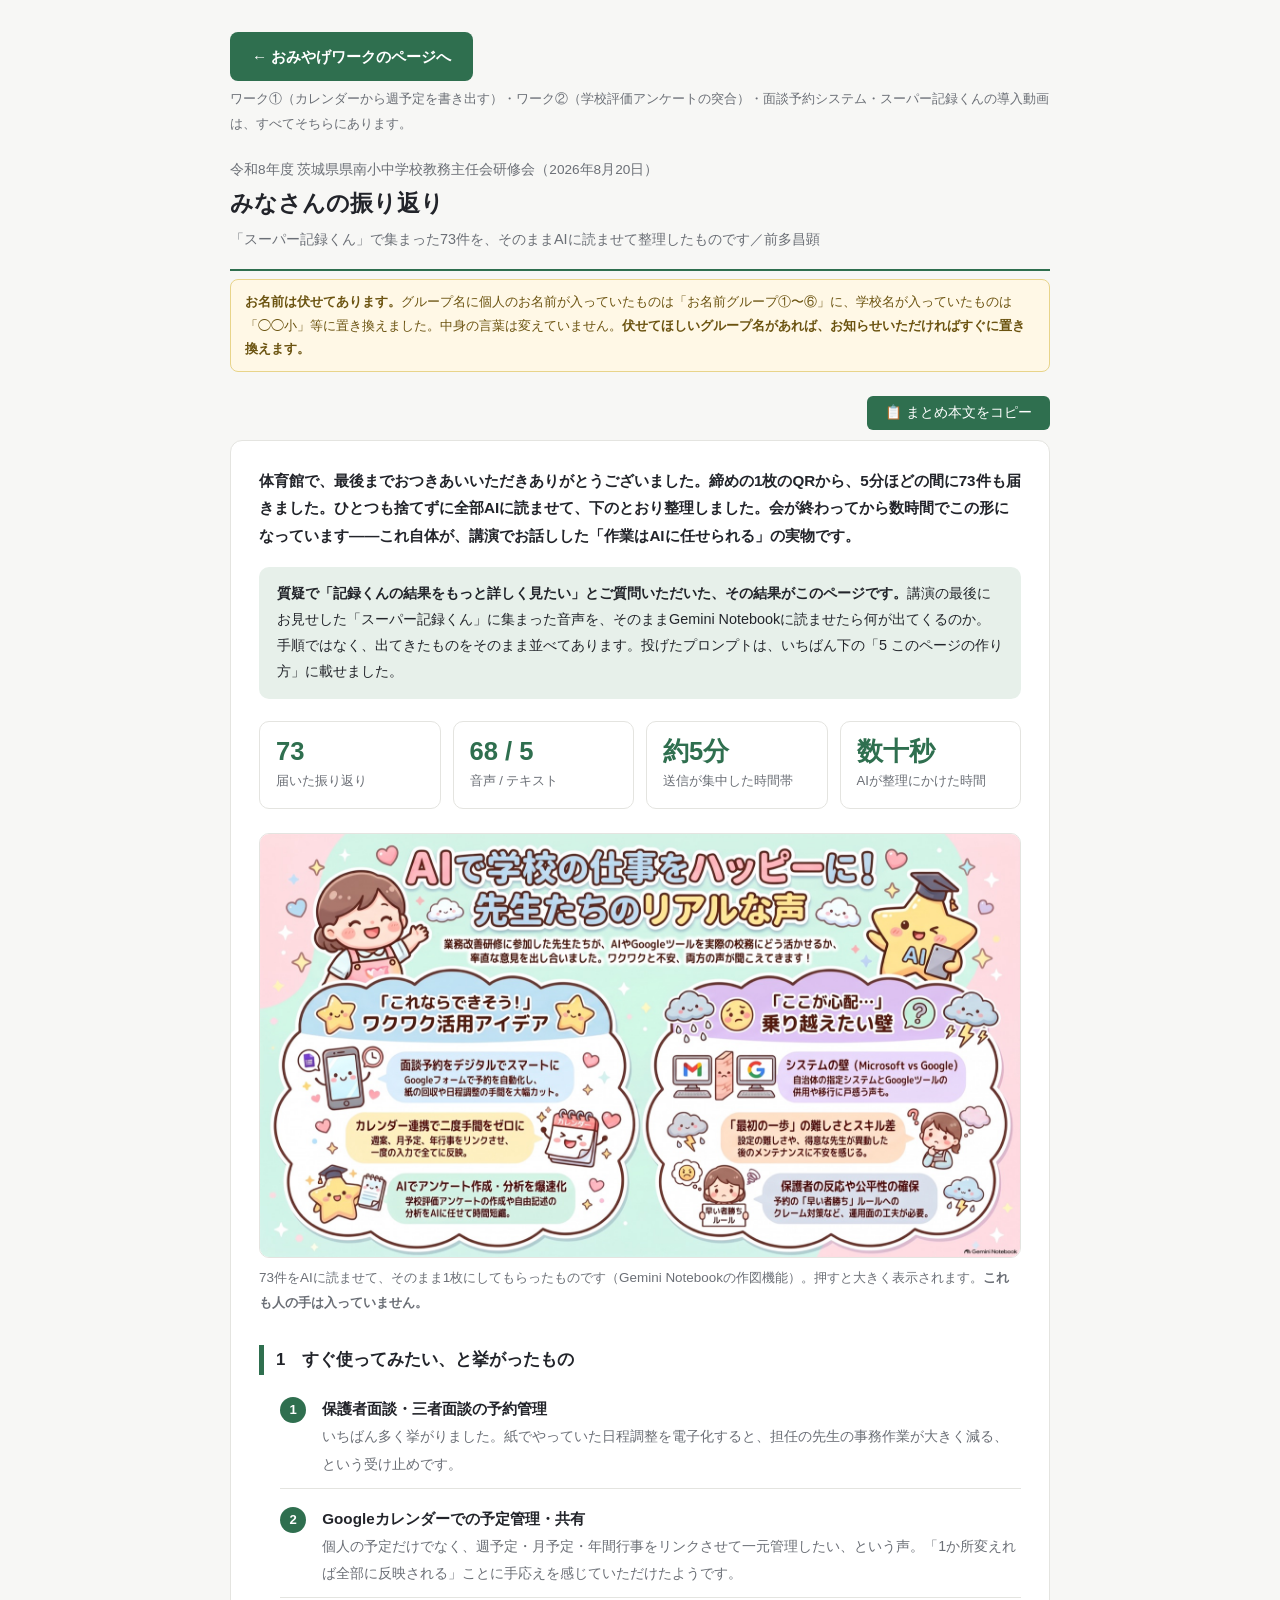
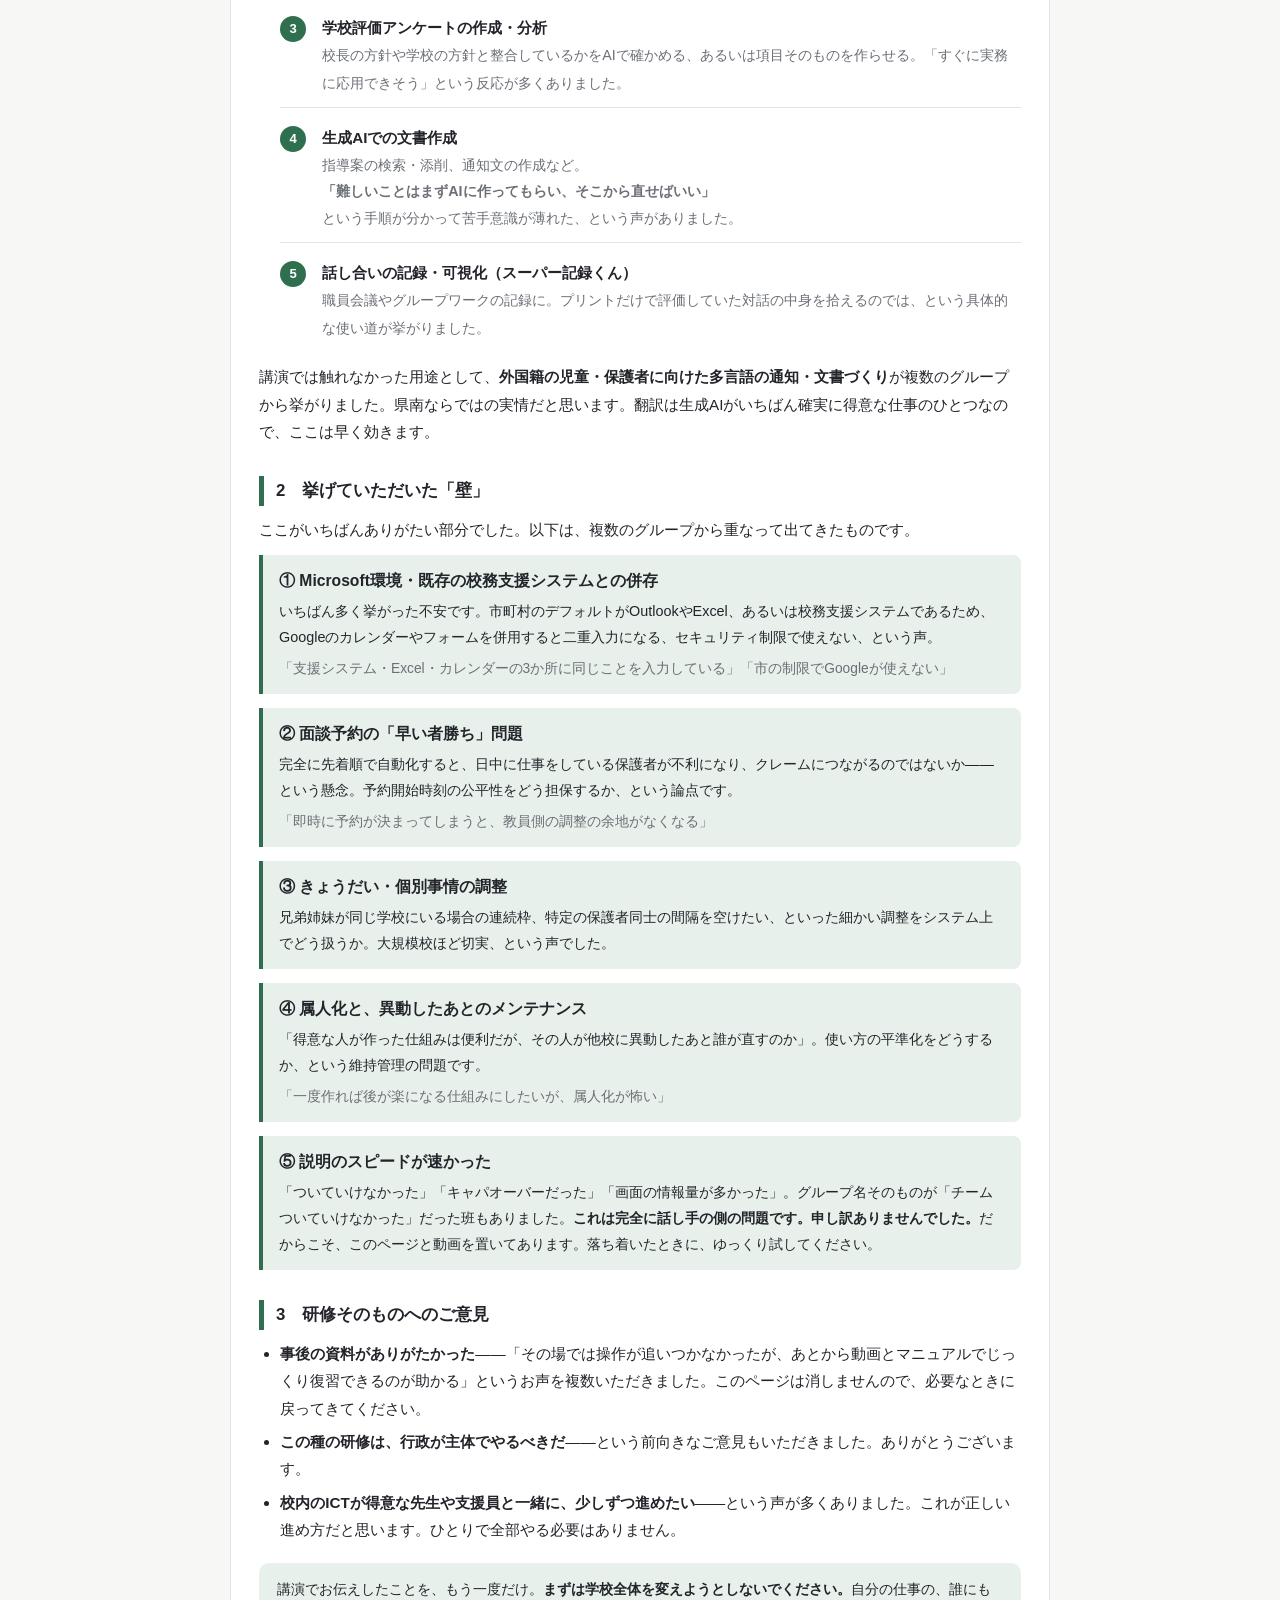
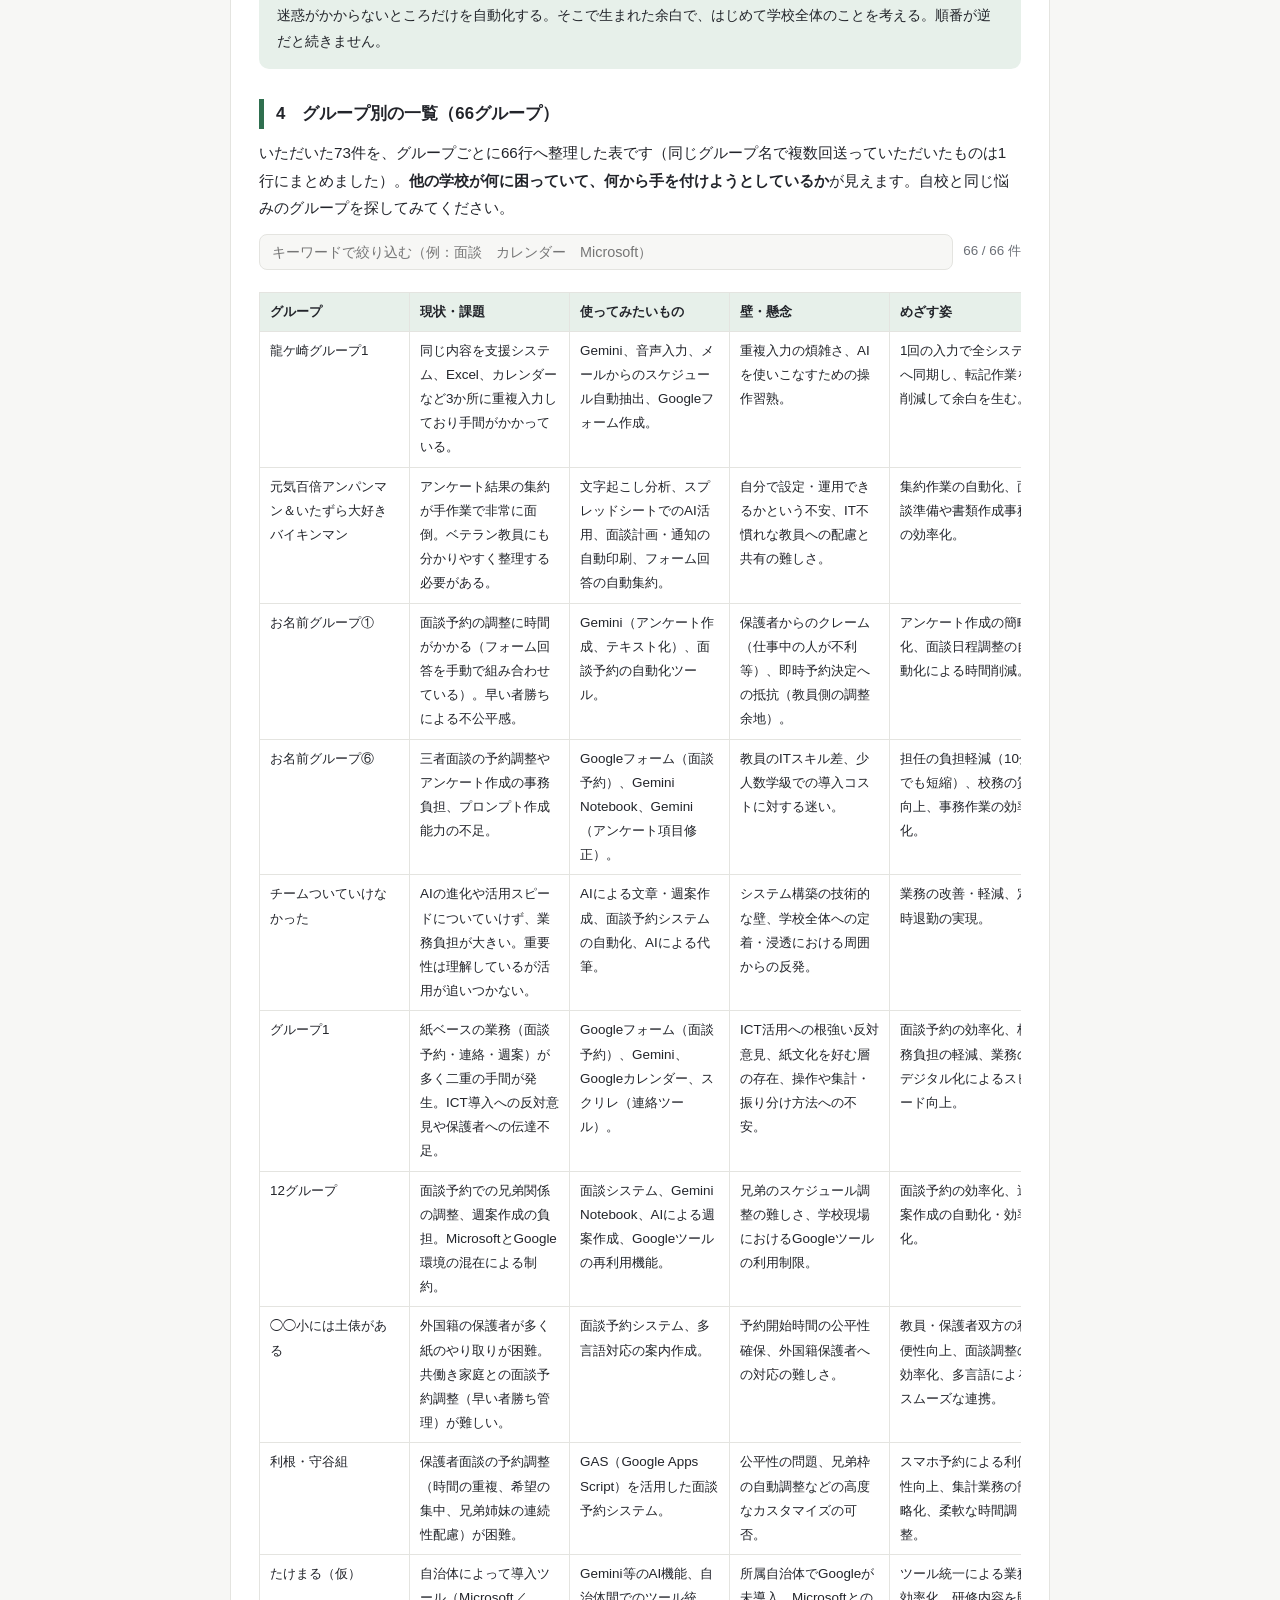
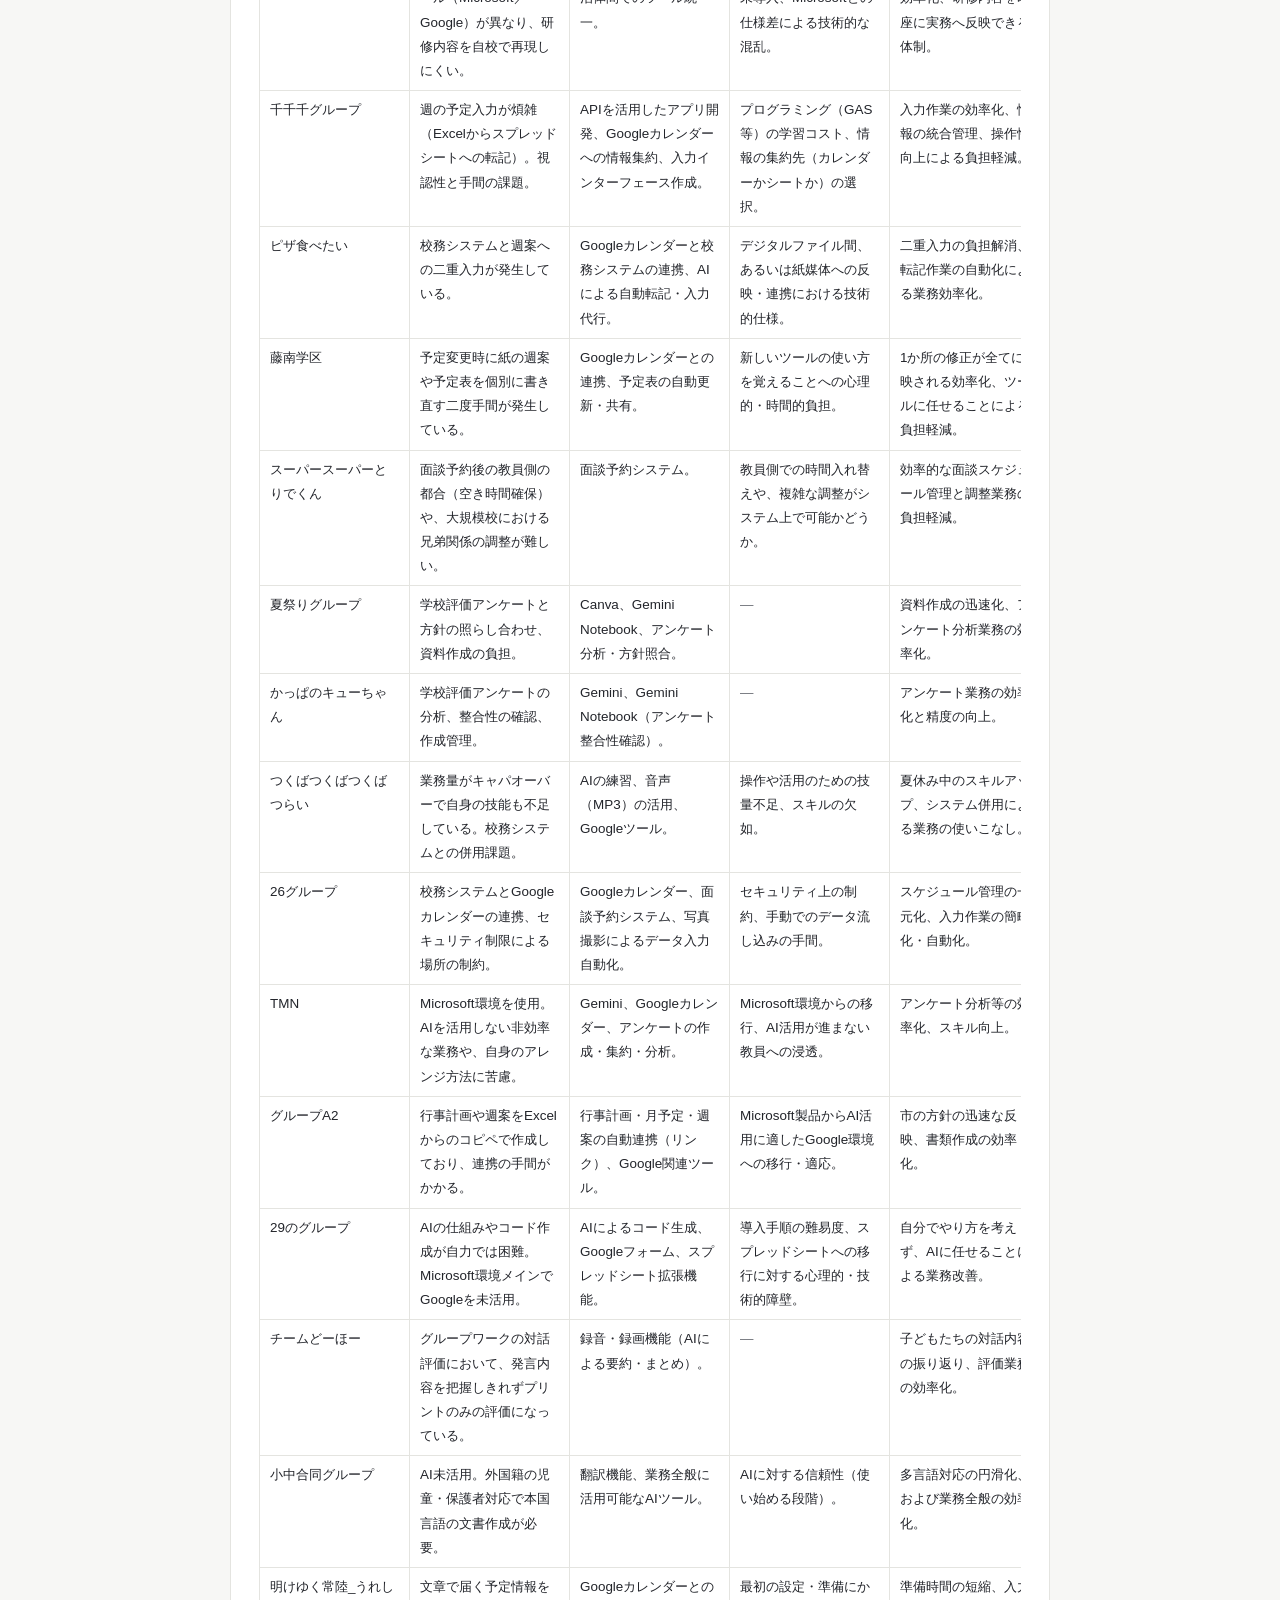
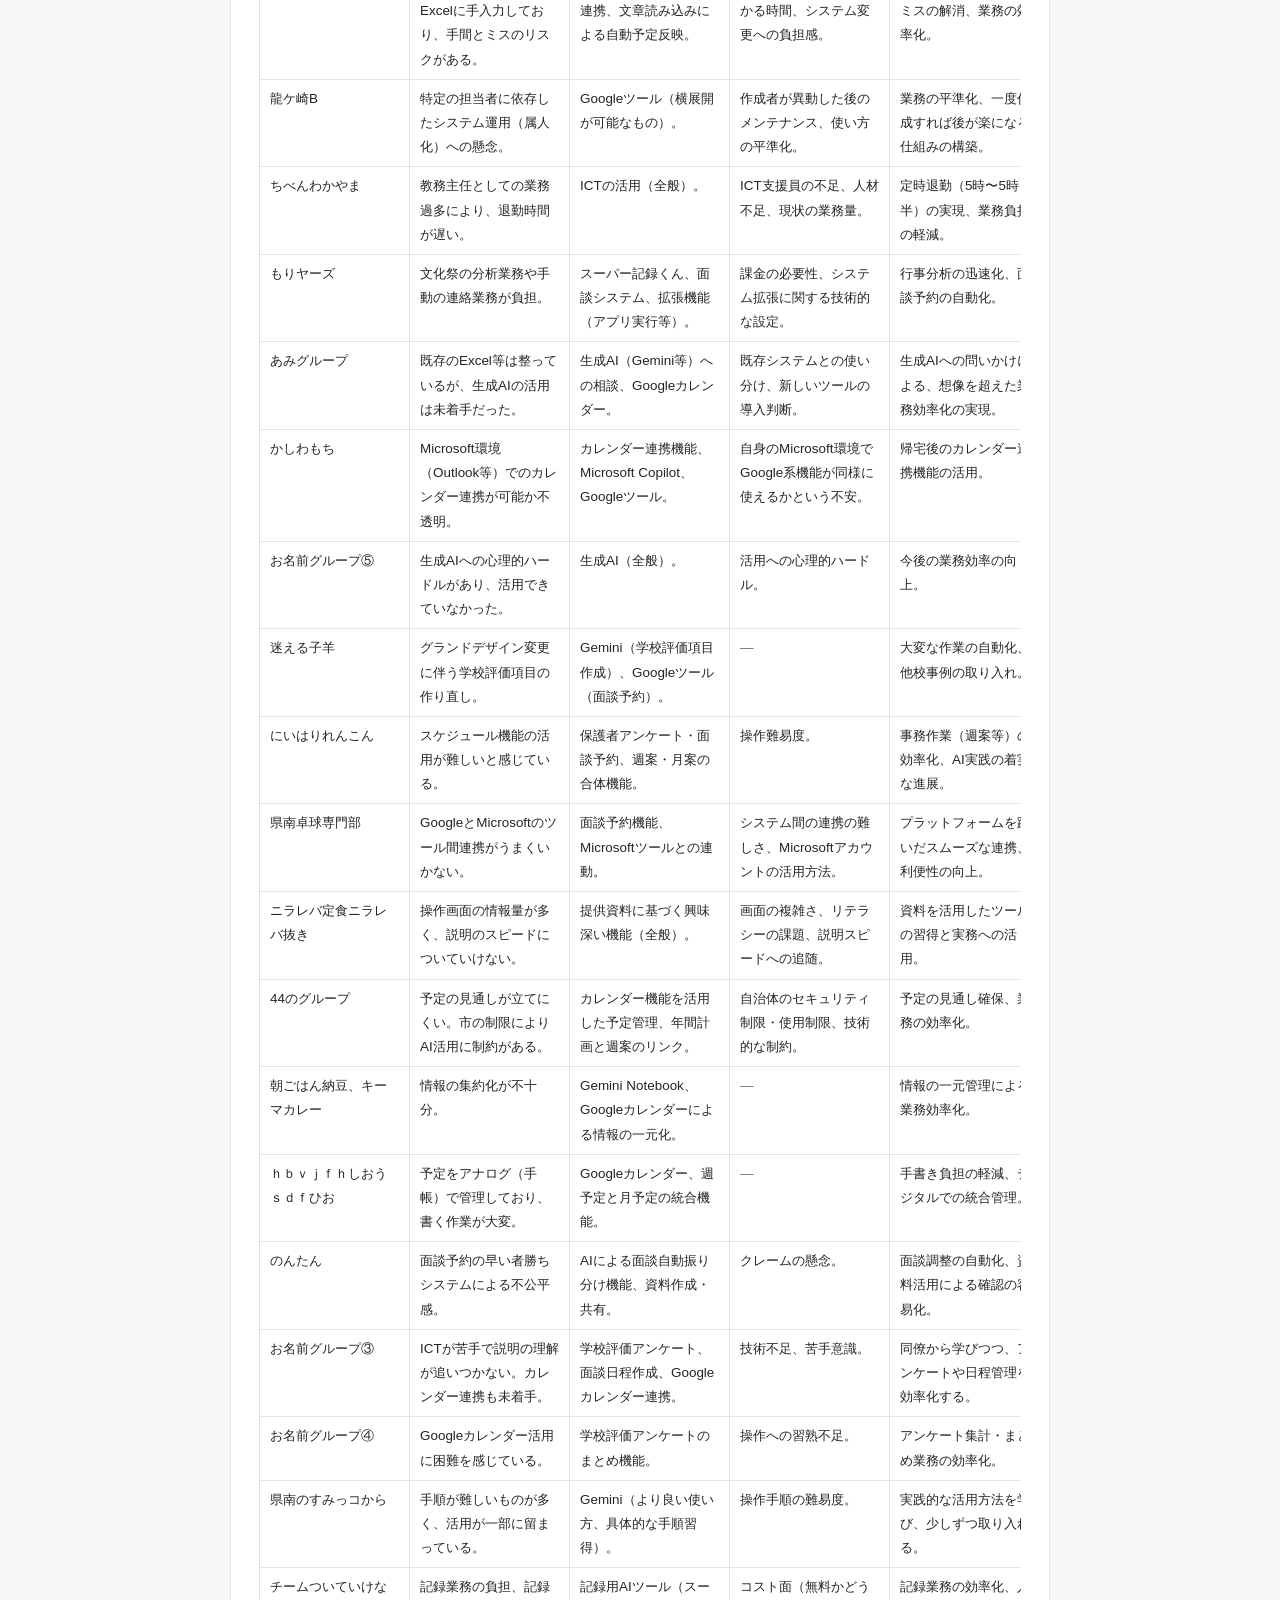
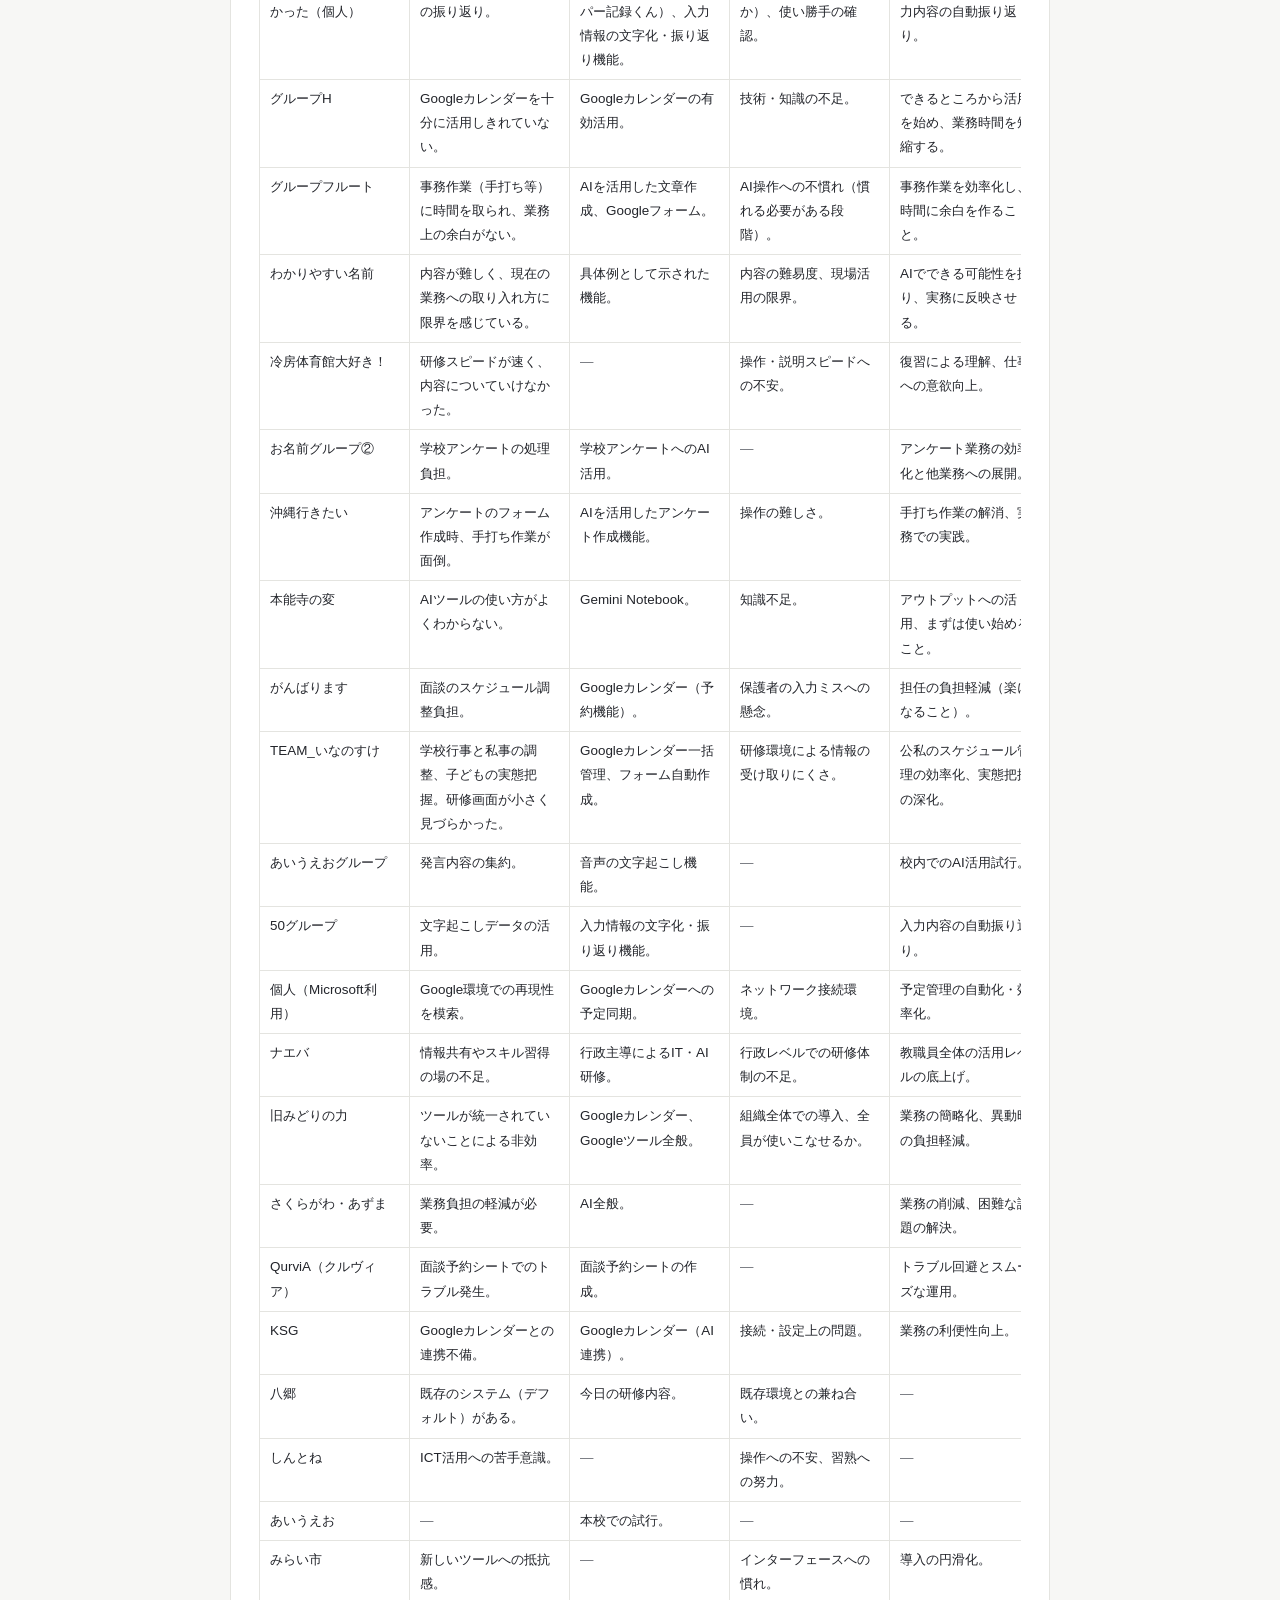
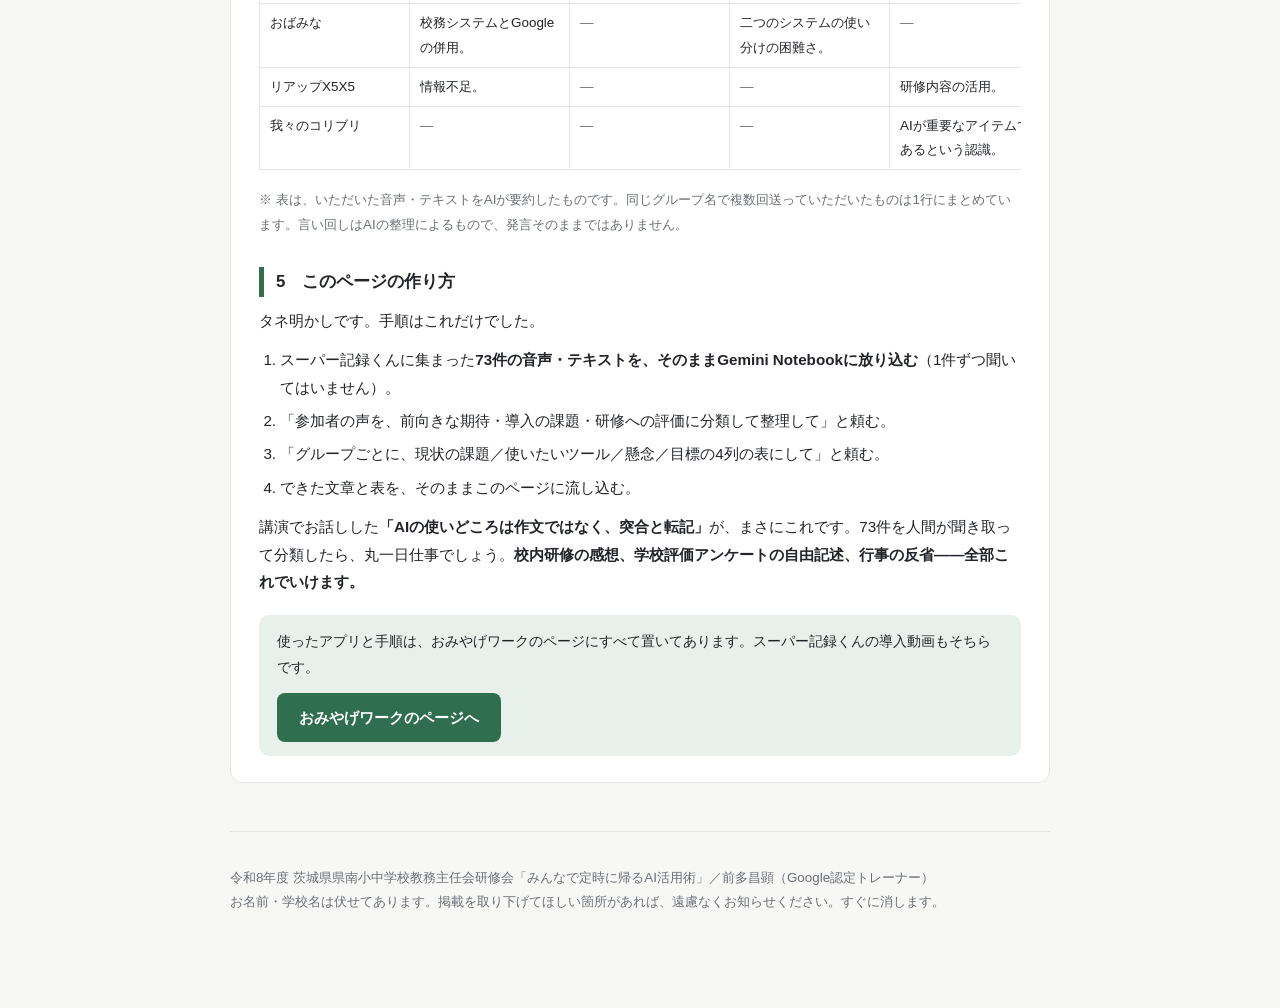
<file: furikaeri/index.html>
<!DOCTYPE html>
<html lang="ja">
<head>
<meta charset="UTF-8">
<meta name="viewport" content="width=device-width, initial-scale=1.0">
<title>みなさんの振り返り｜みんなで定時に帰るAI活用術（2026年8月20日）</title>
<link rel="stylesheet" href="../shiryo/shiryo.css">
<style>
  .stats { display: grid; grid-template-columns: repeat(auto-fit, minmax(150px, 1fr)); gap: 12px; margin: 0 0 24px; }
  .stat { background: var(--panel); border: 1px solid var(--line); border-radius: 10px; padding: 14px 16px; }
  .stat .n { font-size: 1.6rem; font-weight: 700; color: var(--accent); line-height: 1.2; display: block; }
  .stat .l { font-size: .82rem; color: var(--muted); }
  .rank { list-style: none; padding: 0; margin: 0 0 12px; counter-reset: r; }
  .rank li { counter-increment: r; position: relative; padding: 10px 0 10px 42px; border-bottom: 1px solid var(--line); }
  .rank li:last-child { border-bottom: 0; }
  .rank li::before {
    content: counter(r); position: absolute; left: 0; top: 12px;
    width: 26px; height: 26px; border-radius: 50%;
    background: var(--accent); color: #fff;
    font-size: .82rem; font-weight: 700; text-align: center; line-height: 26px;
  }
  .rank strong { display: block; }
  .rank span { font-size: .89rem; color: var(--muted); }
  .wall { border-left: 4px solid var(--accent); background: var(--accent-soft); border-radius: 0 8px 8px 0; padding: 12px 16px; margin: 0 0 14px; }
  .wall h3 { margin: 0 0 4px; font-size: .98rem; color: inherit; }
  .wall p { margin: 0; font-size: .9rem; }
  .wall .voice { display: block; margin-top: 6px; font-size: .86rem; color: var(--muted); }
  .filterbar { display: flex; gap: 10px; align-items: center; flex-wrap: wrap; margin: 0 0 12px; }
  .filterbar input {
    flex: 1 1 220px; min-width: 0;
    padding: 9px 12px; font-size: .9rem;
    border: 1px solid var(--line); border-radius: 8px;
    background: var(--bg); color: var(--ink);
    font-family: inherit;
  }
  .filterbar .count { font-size: .84rem; color: var(--muted); white-space: nowrap; }
  #gtable { font-size: .84rem; }
  #gtable th:first-child, #gtable td:first-child { min-width: 150px; }
  #gtable td { min-width: 160px; }
  .empty { color: var(--muted); }
  .anon { font-size: .82rem; }
  .infographic { margin: 0 0 28px; }
  .infographic img {
    width: 100%; height: auto; display: block;
    border: 1px solid var(--line); border-radius: 10px;
  }
  .infographic figcaption { font-size: .84rem; color: var(--muted); margin-top: 8px; }
  .btnlink {
    display: inline-block;
    background: var(--accent);
    color: #fff;
    text-decoration: none;
    border-radius: 8px;
    padding: 11px 22px;
    font-size: .95rem;
    font-weight: 600;
  }
  .btnlink:hover { filter: brightness(1.08); }
  .btnrow { margin: 0 0 22px; }
  .btnrow .sub { display: block; font-size: .84rem; color: var(--muted); margin-top: 6px; }
  @media (max-width: 600px) { #gtable { font-size: .8rem; } }
</style>
</head>
<body>
<div class="wrap">

<p class="btnrow"><a class="btnlink" href="https://johnnymaeta.github.io/kennan20260820/">← おみやげワークのページへ</a>
<span class="sub">ワーク①（カレンダーから週予定を書き出す）・ワーク②（学校評価アンケートの突合）・面談予約システム・スーパー記録くんの導入動画は、すべてそちらにあります。</span></p>

<header class="doc">
  <p class="kind">令和8年度 茨城県県南小中学校教務主任会研修会（2026年8月20日）</p>
  <h1>みなさんの振り返り</h1>
  <p class="sub">「スーパー記録くん」で集まった73件を、そのままAIに読ませて整理したものです／前多昌顕</p>
</header>

<p class="fake anon">
  <strong>お名前は伏せてあります。</strong>グループ名に個人のお名前が入っていたものは「お名前グループ①〜⑥」に、学校名が入っていたものは「◯◯小」等に置き換えました。中身の言葉は変えていません。<strong>伏せてほしいグループ名があれば、お知らせいただければすぐに置き換えます。</strong>
</p>

<div class="toolbar">
  <button class="copy-btn">📋 まとめ本文をコピー</button>
</div>

<div class="docbody" id="body">

<p class="lead-doc">体育館で、最後までおつきあいいただきありがとうございました。締めの1枚のQRから、5分ほどの間に73件も届きました。<strong>ひとつも捨てずに全部AIに読ませて</strong>、下のとおり整理しました。会が終わってから数時間でこの形になっています——これ自体が、講演でお話しした「作業はAIに任せられる」の実物です。</p>

<div class="note-after" style="margin-top:0;margin-bottom:22px">
  <p><strong>質疑で「記録くんの結果をもっと詳しく見たい」とご質問いただいた、その結果がこのページです。</strong>講演の最後にお見せした「スーパー記録くん」に集まった音声を、そのままGemini Notebookに読ませたら何が出てくるのか。手順ではなく、出てきたものをそのまま並べてあります。投げたプロンプトは、いちばん下の「5 このページの作り方」に載せました。</p>
</div>

<div class="stats">
  <div class="stat"><span class="n">73</span><span class="l">届いた振り返り</span></div>
  <div class="stat"><span class="n">68 / 5</span><span class="l">音声 / テキスト</span></div>
  <div class="stat"><span class="n">約5分</span><span class="l">送信が集中した時間帯</span></div>
  <div class="stat"><span class="n">数十秒</span><span class="l">AIが整理にかけた時間</span></div>
</div>

<figure class="infographic">
  <a href="../koe/summary.jpg" target="_blank" rel="noopener">
    <img src="../koe/summary.jpg" alt="振り返りのまとめ（インフォグラフィック）：ワクワク活用アイデアと、乗り越えたい壁" loading="lazy">
  </a>
  <figcaption>73件をAIに読ませて、そのまま1枚にしてもらったものです（Gemini Notebookの作図機能）。押すと大きく表示されます。<strong>これも人の手は入っていません。</strong></figcaption>
</figure>

<h2>1　すぐ使ってみたい、と挙がったもの</h2>

<ol class="rank">
  <li><strong>保護者面談・三者面談の予約管理</strong><span>いちばん多く挙がりました。紙でやっていた日程調整を電子化すると、担任の先生の事務作業が大きく減る、という受け止めです。</span></li>
  <li><strong>Googleカレンダーでの予定管理・共有</strong><span>個人の予定だけでなく、週予定・月予定・年間行事をリンクさせて一元管理したい、という声。「1か所変えれば全部に反映される」ことに手応えを感じていただけたようです。</span></li>
  <li><strong>学校評価アンケートの作成・分析</strong><span>校長の方針や学校の方針と整合しているかをAIで確かめる、あるいは項目そのものを作らせる。「すぐに実務に応用できそう」という反応が多くありました。</span></li>
  <li><strong>生成AIでの文書作成</strong><span>指導案の検索・添削、通知文の作成など。<strong>「難しいことはまずAIに作ってもらい、そこから直せばいい」</strong>という手順が分かって苦手意識が薄れた、という声がありました。</span></li>
  <li><strong>話し合いの記録・可視化（スーパー記録くん）</strong><span>職員会議やグループワークの記録に。プリントだけで評価していた対話の中身を拾えるのでは、という具体的な使い道が挙がりました。</span></li>
</ol>

<p>講演では触れなかった用途として、<strong>外国籍の児童・保護者に向けた多言語の通知・文書づくり</strong>が複数のグループから挙がりました。県南ならではの実情だと思います。翻訳は生成AIがいちばん確実に得意な仕事のひとつなので、ここは早く効きます。</p>

<h2>2　挙げていただいた「壁」</h2>

<p>ここがいちばんありがたい部分でした。以下は、複数のグループから重なって出てきたものです。</p>

<div class="wall">
  <h3>① Microsoft環境・既存の校務支援システムとの併存</h3>
  <p>いちばん多く挙がった不安です。市町村のデフォルトがOutlookやExcel、あるいは校務支援システムであるため、Googleのカレンダーやフォームを併用すると二重入力になる、セキュリティ制限で使えない、という声。</p>
  <span class="voice">「支援システム・Excel・カレンダーの3か所に同じことを入力している」「市の制限でGoogleが使えない」</span>
</div>

<div class="wall">
  <h3>② 面談予約の「早い者勝ち」問題</h3>
  <p>完全に先着順で自動化すると、日中に仕事をしている保護者が不利になり、クレームにつながるのではないか——という懸念。予約開始時刻の公平性をどう担保するか、という論点です。</p>
  <span class="voice">「即時に予約が決まってしまうと、教員側の調整の余地がなくなる」</span>
</div>

<div class="wall">
  <h3>③ きょうだい・個別事情の調整</h3>
  <p>兄弟姉妹が同じ学校にいる場合の連続枠、特定の保護者同士の間隔を空けたい、といった細かい調整をシステム上でどう扱うか。大規模校ほど切実、という声でした。</p>
</div>

<div class="wall">
  <h3>④ 属人化と、異動したあとのメンテナンス</h3>
  <p>「得意な人が作った仕組みは便利だが、その人が他校に異動したあと誰が直すのか」。使い方の平準化をどうするか、という維持管理の問題です。</p>
  <span class="voice">「一度作れば後が楽になる仕組みにしたいが、属人化が怖い」</span>
</div>

<div class="wall">
  <h3>⑤ 説明のスピードが速かった</h3>
  <p>「ついていけなかった」「キャパオーバーだった」「画面の情報量が多かった」。グループ名そのものが「チームついていけなかった」だった班もありました。<strong>これは完全に話し手の側の問題です。申し訳ありませんでした。</strong>だからこそ、このページと動画を置いてあります。落ち着いたときに、ゆっくり試してください。</p>
</div>

<h2>3　研修そのものへのご意見</h2>

<ul>
  <li><strong>事後の資料がありがたかった</strong>——「その場では操作が追いつかなかったが、あとから動画とマニュアルでじっくり復習できるのが助かる」というお声を複数いただきました。このページは消しませんので、必要なときに戻ってきてください。</li>
  <li><strong>この種の研修は、行政が主体でやるべきだ</strong>——という前向きなご意見もいただきました。ありがとうございます。</li>
  <li><strong>校内のICTが得意な先生や支援員と一緒に、少しずつ進めたい</strong>——という声が多くありました。これが正しい進め方だと思います。ひとりで全部やる必要はありません。</li>
</ul>

<div class="note-after">
  <p>講演でお伝えしたことを、もう一度だけ。<strong>まずは学校全体を変えようとしないでください。</strong>自分の仕事の、誰にも迷惑がかからないところだけを自動化する。そこで生まれた余白で、はじめて学校全体のことを考える。順番が逆だと続きません。</p>
</div>

<h2>4　グループ別の一覧（66グループ）</h2>

<p>いただいた73件を、グループごとに66行へ整理した表です（同じグループ名で複数回送っていただいたものは1行にまとめました）。<strong>他の学校が何に困っていて、何から手を付けようとしているか</strong>が見えます。自校と同じ悩みのグループを探してみてください。</p>

<div class="filterbar">
  <input type="search" id="q" placeholder="キーワードで絞り込む（例：面談　カレンダー　Microsoft）" aria-label="キーワードで絞り込む">
  <span class="count" id="count"></span>
</div>

<div class="tablescroll">
<table id="gtable">
<thead>
<tr><th>グループ</th><th>現状・課題</th><th>使ってみたいもの</th><th>壁・懸念</th><th>めざす姿</th></tr>
</thead>
<tbody>
<tr><td>龍ケ崎グループ1</td><td>同じ内容を支援システム、Excel、カレンダーなど3か所に重複入力しており手間がかかっている。</td><td>Gemini、音声入力、メールからのスケジュール自動抽出、Googleフォーム作成。</td><td>重複入力の煩雑さ、AIを使いこなすための操作習熟。</td><td>1回の入力で全システムへ同期し、転記作業を削減して余白を生む。</td></tr>
<tr><td>元気百倍アンパンマン＆いたずら大好きバイキンマン</td><td>アンケート結果の集約が手作業で非常に面倒。ベテラン教員にも分かりやすく整理する必要がある。</td><td>文字起こし分析、スプレッドシートでのAI活用、面談計画・通知の自動印刷、フォーム回答の自動集約。</td><td>自分で設定・運用できるかという不安、IT不慣れな教員への配慮と共有の難しさ。</td><td>集約作業の自動化、面談準備や書類作成事務の効率化。</td></tr>
<tr><td>お名前グループ①</td><td>面談予約の調整に時間がかかる（フォーム回答を手動で組み合わせている）。早い者勝ちによる不公平感。</td><td>Gemini（アンケート作成、テキスト化）、面談予約の自動化ツール。</td><td>保護者からのクレーム（仕事中の人が不利等）、即時予約決定への抵抗（教員側の調整余地）。</td><td>アンケート作成の簡略化、面談日程調整の自動化による時間削減。</td></tr>
<tr><td>お名前グループ⑥</td><td>三者面談の予約調整やアンケート作成の事務負担、プロンプト作成能力の不足。</td><td>Googleフォーム（面談予約）、Gemini Notebook、Gemini（アンケート項目修正）。</td><td>教員のITスキル差、少人数学級での導入コストに対する迷い。</td><td>担任の負担軽減（10分でも短縮）、校務の質向上、事務作業の効率化。</td></tr>
<tr><td>チームついていけなかった</td><td>AIの進化や活用スピードについていけず、業務負担が大きい。重要性は理解しているが活用が追いつかない。</td><td>AIによる文章・週案作成、面談予約システムの自動化、AIによる代筆。</td><td>システム構築の技術的な壁、学校全体への定着・浸透における周囲からの反発。</td><td>業務の改善・軽減、定時退勤の実現。</td></tr>
<tr><td>グループ1</td><td>紙ベースの業務（面談予約・連絡・週案）が多く二重の手間が発生。ICT導入への反対意見や保護者への伝達不足。</td><td>Googleフォーム（面談予約）、Gemini、Googleカレンダー、スクリレ（連絡ツール）。</td><td>ICT活用への根強い反対意見、紙文化を好む層の存在、操作や集計・振り分け方法への不安。</td><td>面談予約の効率化、校務負担の軽減、業務のデジタル化によるスピード向上。</td></tr>
<tr><td>12グループ</td><td>面談予約での兄弟関係の調整、週案作成の負担。MicrosoftとGoogle環境の混在による制約。</td><td>面談システム、Gemini Notebook、AIによる週案作成、Googleツールの再利用機能。</td><td>兄弟のスケジュール調整の難しさ、学校現場におけるGoogleツールの利用制限。</td><td>面談予約の効率化、週案作成の自動化・効率化。</td></tr>
<tr><td>◯◯小には土俵がある</td><td>外国籍の保護者が多く紙のやり取りが困難。共働き家庭との面談予約調整（早い者勝ち管理）が難しい。</td><td>面談予約システム、多言語対応の案内作成。</td><td>予約開始時間の公平性確保、外国籍保護者への対応の難しさ。</td><td>教員・保護者双方の利便性向上、面談調整の効率化、多言語によるスムーズな連携。</td></tr>
<tr><td>利根・守谷組</td><td>保護者面談の予約調整（時間の重複、希望の集中、兄弟姉妹の連続性配慮）が困難。</td><td>GAS（Google Apps Script）を活用した面談予約システム。</td><td>公平性の問題、兄弟枠の自動調整などの高度なカスタマイズの可否。</td><td>スマホ予約による利便性向上、集計業務の簡略化、柔軟な時間調整。</td></tr>
<tr><td>たけまる（仮）</td><td>自治体によって導入ツール（Microsoft／Google）が異なり、研修内容を自校で再現しにくい。</td><td>Gemini等のAI機能、自治体間でのツール統一。</td><td>所属自治体でGoogleが未導入、Microsoftとの仕様差による技術的な混乱。</td><td>ツール統一による業務効率化、研修内容を即座に実務へ反映できる体制。</td></tr>
<tr><td>千千千グループ</td><td>週の予定入力が煩雑（Excelからスプレッドシートへの転記）。視認性と手間の課題。</td><td>APIを活用したアプリ開発、Googleカレンダーへの情報集約、入力インターフェース作成。</td><td>プログラミング（GAS等）の学習コスト、情報の集約先（カレンダーかシートか）の選択。</td><td>入力作業の効率化、情報の統合管理、操作性向上による負担軽減。</td></tr>
<tr><td>ピザ食べたい</td><td>校務システムと週案への二重入力が発生している。</td><td>Googleカレンダーと校務システムの連携、AIによる自動転記・入力代行。</td><td>デジタルファイル間、あるいは紙媒体への反映・連携における技術的仕様。</td><td>二重入力の負担解消、転記作業の自動化による業務効率化。</td></tr>
<tr><td>藤南学区</td><td>予定変更時に紙の週案や予定表を個別に書き直す二度手間が発生している。</td><td>Googleカレンダーとの連携、予定表の自動更新・共有。</td><td>新しいツールの使い方を覚えることへの心理的・時間的負担。</td><td>1か所の修正が全てに反映される効率化、ツールに任せることによる負担軽減。</td></tr>
<tr><td>スーパースーパーとりでくん</td><td>面談予約後の教員側の都合（空き時間確保）や、大規模校における兄弟関係の調整が難しい。</td><td>面談予約システム。</td><td>教員側での時間入れ替えや、複雑な調整がシステム上で可能かどうか。</td><td>効率的な面談スケジュール管理と調整業務の負担軽減。</td></tr>
<tr><td>夏祭りグループ</td><td>学校評価アンケートと方針の照らし合わせ、資料作成の負担。</td><td>Canva、Gemini Notebook、アンケート分析・方針照合。</td><td class="empty">—</td><td>資料作成の迅速化、アンケート分析業務の効率化。</td></tr>
<tr><td>かっぱのキューちゃん</td><td>学校評価アンケートの分析、整合性の確認、作成管理。</td><td>Gemini、Gemini Notebook（アンケート整合性確認）。</td><td class="empty">—</td><td>アンケート業務の効率化と精度の向上。</td></tr>
<tr><td>つくばつくばつくばつらい</td><td>業務量がキャパオーバーで自身の技能も不足している。校務システムとの併用課題。</td><td>AIの練習、音声（MP3）の活用、Googleツール。</td><td>操作や活用のための技量不足、スキルの欠如。</td><td>夏休み中のスキルアップ、システム併用による業務の使いこなし。</td></tr>
<tr><td>26グループ</td><td>校務システムとGoogleカレンダーの連携、セキュリティ制限による場所の制約。</td><td>Googleカレンダー、面談予約システム、写真撮影によるデータ入力自動化。</td><td>セキュリティ上の制約、手動でのデータ流し込みの手間。</td><td>スケジュール管理の一元化、入力作業の簡略化・自動化。</td></tr>
<tr><td>TMN</td><td>Microsoft環境を使用。AIを活用しない非効率な業務や、自身のアレンジ方法に苦慮。</td><td>Gemini、Googleカレンダー、アンケートの作成・集約・分析。</td><td>Microsoft環境からの移行、AI活用が進まない教員への浸透。</td><td>アンケート分析等の効率化、スキル向上。</td></tr>
<tr><td>グループA2</td><td>行事計画や週案をExcelからのコピペで作成しており、連携の手間がかかる。</td><td>行事計画・月予定・週案の自動連携（リンク）、Google関連ツール。</td><td>Microsoft製品からAI活用に適したGoogle環境への移行・適応。</td><td>市の方針の迅速な反映、書類作成の効率化。</td></tr>
<tr><td>29のグループ</td><td>AIの仕組みやコード作成が自力では困難。Microsoft環境メインでGoogleを未活用。</td><td>AIによるコード生成、Googleフォーム、スプレッドシート拡張機能。</td><td>導入手順の難易度、スプレッドシートへの移行に対する心理的・技術的障壁。</td><td>自分でやり方を考えず、AIに任せることによる業務改善。</td></tr>
<tr><td>チームどーほー</td><td>グループワークの対話評価において、発言内容を把握しきれずプリントのみの評価になっている。</td><td>録音・録画機能（AIによる要約・まとめ）。</td><td class="empty">—</td><td>子どもたちの対話内容の振り返り、評価業務の効率化。</td></tr>
<tr><td>小中合同グループ</td><td>AI未活用。外国籍の児童・保護者対応で本国言語の文書作成が必要。</td><td>翻訳機能、業務全般に活用可能なAIツール。</td><td>AIに対する信頼性（使い始める段階）。</td><td>多言語対応の円滑化、および業務全般の効率化。</td></tr>
<tr><td>明けゆく常陸_うれし</td><td>文章で届く予定情報をExcelに手入力しており、手間とミスのリスクがある。</td><td>Googleカレンダーとの連携、文章読み込みによる自動予定反映。</td><td>最初の設定・準備にかかる時間、システム変更への負担感。</td><td>準備時間の短縮、入力ミスの解消、業務の効率化。</td></tr>
<tr><td>龍ケ崎B</td><td>特定の担当者に依存したシステム運用（属人化）への懸念。</td><td>Googleツール（横展開が可能なもの）。</td><td>作成者が異動した後のメンテナンス、使い方の平準化。</td><td>業務の平準化、一度作成すれば後が楽になる仕組みの構築。</td></tr>
<tr><td>ちべんわかやま</td><td>教務主任としての業務過多により、退勤時間が遅い。</td><td>ICTの活用（全般）。</td><td>ICT支援員の不足、人材不足、現状の業務量。</td><td>定時退勤（5時〜5時半）の実現、業務負担の軽減。</td></tr>
<tr><td>もりヤーズ</td><td>文化祭の分析業務や手動の連絡業務が負担。</td><td>スーパー記録くん、面談システム、拡張機能（アプリ実行等）。</td><td>課金の必要性、システム拡張に関する技術的な設定。</td><td>行事分析の迅速化、面談予約の自動化。</td></tr>
<tr><td>あみグループ</td><td>既存のExcel等は整っているが、生成AIの活用は未着手だった。</td><td>生成AI（Gemini等）への相談、Googleカレンダー。</td><td>既存システムとの使い分け、新しいツールの導入判断。</td><td>生成AIへの問いかけによる、想像を超えた業務効率化の実現。</td></tr>
<tr><td>かしわもち</td><td>Microsoft環境（Outlook等）でのカレンダー連携が可能か不透明。</td><td>カレンダー連携機能、Microsoft Copilot、Googleツール。</td><td>自身のMicrosoft環境でGoogle系機能が同様に使えるかという不安。</td><td>帰宅後のカレンダー連携機能の活用。</td></tr>
<tr><td>お名前グループ⑤</td><td>生成AIへの心理的ハードルがあり、活用できていなかった。</td><td>生成AI（全般）。</td><td>活用への心理的ハードル。</td><td>今後の業務効率の向上。</td></tr>
<tr><td>迷える子羊</td><td>グランドデザイン変更に伴う学校評価項目の作り直し。</td><td>Gemini（学校評価項目作成）、Googleツール（面談予約）。</td><td class="empty">—</td><td>大変な作業の自動化、他校事例の取り入れ。</td></tr>
<tr><td>にいはりれんこん</td><td>スケジュール機能の活用が難しいと感じている。</td><td>保護者アンケート・面談予約、週案・月案の合体機能。</td><td>操作難易度。</td><td>事務作業（週案等）の効率化、AI実践の着実な進展。</td></tr>
<tr><td>県南卓球専門部</td><td>GoogleとMicrosoftのツール間連携がうまくいかない。</td><td>面談予約機能、Microsoftツールとの連動。</td><td>システム間の連携の難しさ、Microsoftアカウントの活用方法。</td><td>プラットフォームを跨いだスムーズな連携、利便性の向上。</td></tr>
<tr><td>ニラレバ定食ニラレバ抜き</td><td>操作画面の情報量が多く、説明のスピードについていけない。</td><td>提供資料に基づく興味深い機能（全般）。</td><td>画面の複雑さ、リテラシーの課題、説明スピードへの追随。</td><td>資料を活用したツールの習得と実務への活用。</td></tr>
<tr><td>44のグループ</td><td>予定の見通しが立てにくい。市の制限によりAI活用に制約がある。</td><td>カレンダー機能を活用した予定管理、年間計画と週案のリンク。</td><td>自治体のセキュリティ制限・使用制限、技術的な制約。</td><td>予定の見通し確保、業務の効率化。</td></tr>
<tr><td>朝ごはん納豆、キーマカレー</td><td>情報の集約化が不十分。</td><td>Gemini Notebook、Googleカレンダーによる情報の一元化。</td><td class="empty">—</td><td>情報の一元管理による業務効率化。</td></tr>
<tr><td>ｈｂｖｊｆｈしおうｓｄｆひお</td><td>予定をアナログ（手帳）で管理しており、書く作業が大変。</td><td>Googleカレンダー、週予定と月予定の統合機能。</td><td class="empty">—</td><td>手書き負担の軽減、デジタルでの統合管理。</td></tr>
<tr><td>のんたん</td><td>面談予約の早い者勝ちシステムによる不公平感。</td><td>AIによる面談自動振り分け機能、資料作成・共有。</td><td>クレームの懸念。</td><td>面談調整の自動化、資料活用による確認の容易化。</td></tr>
<tr><td>お名前グループ③</td><td>ICTが苦手で説明の理解が追いつかない。カレンダー連携も未着手。</td><td>学校評価アンケート、面談日程作成、Googleカレンダー連携。</td><td>技術不足、苦手意識。</td><td>同僚から学びつつ、アンケートや日程管理を効率化する。</td></tr>
<tr><td>お名前グループ④</td><td>Googleカレンダー活用に困難を感じている。</td><td>学校評価アンケートのまとめ機能。</td><td>操作への習熟不足。</td><td>アンケート集計・まとめ業務の効率化。</td></tr>
<tr><td>県南のすみっコから</td><td>手順が難しいものが多く、活用が一部に留まっている。</td><td>Gemini（より良い使い方、具体的な手順習得）。</td><td>操作手順の難易度。</td><td>実践的な活用方法を学び、少しずつ取り入れる。</td></tr>
<tr><td>チームついていけなかった（個人）</td><td>記録業務の負担、記録の振り返り。</td><td>記録用AIツール（スーパー記録くん）、入力情報の文字化・振り返り機能。</td><td>コスト面（無料かどうか）、使い勝手の確認。</td><td>記録業務の効率化、入力内容の自動振り返り。</td></tr>
<tr><td>グループH</td><td>Googleカレンダーを十分に活用しきれていない。</td><td>Googleカレンダーの有効活用。</td><td>技術・知識の不足。</td><td>できるところから活用を始め、業務時間を短縮する。</td></tr>
<tr><td>グループフルート</td><td>事務作業（手打ち等）に時間を取られ、業務上の余白がない。</td><td>AIを活用した文章作成、Googleフォーム。</td><td>AI操作への不慣れ（慣れる必要がある段階）。</td><td>事務作業を効率化し、時間に余白を作ること。</td></tr>
<tr><td>わかりやすい名前</td><td>内容が難しく、現在の業務への取り入れ方に限界を感じている。</td><td>具体例として示された機能。</td><td>内容の難易度、現場活用の限界。</td><td>AIでできる可能性を探り、実務に反映させる。</td></tr>
<tr><td>冷房体育館大好き！</td><td>研修スピードが速く、内容についていけなかった。</td><td class="empty">—</td><td>操作・説明スピードへの不安。</td><td>復習による理解、仕事への意欲向上。</td></tr>
<tr><td>お名前グループ②</td><td>学校アンケートの処理負担。</td><td>学校アンケートへのAI活用。</td><td class="empty">—</td><td>アンケート業務の効率化と他業務への展開。</td></tr>
<tr><td>沖縄行きたい</td><td>アンケートのフォーム作成時、手打ち作業が面倒。</td><td>AIを活用したアンケート作成機能。</td><td>操作の難しさ。</td><td>手打ち作業の解消、実務での実践。</td></tr>
<tr><td>本能寺の変</td><td>AIツールの使い方がよくわからない。</td><td>Gemini Notebook。</td><td>知識不足。</td><td>アウトプットへの活用、まずは使い始めること。</td></tr>
<tr><td>がんばります</td><td>面談のスケジュール調整負担。</td><td>Googleカレンダー（予約機能）。</td><td>保護者の入力ミスへの懸念。</td><td>担任の負担軽減（楽になること）。</td></tr>
<tr><td>TEAM_いなのすけ</td><td>学校行事と私事の調整、子どもの実態把握。研修画面が小さく見づらかった。</td><td>Googleカレンダー一括管理、フォーム自動作成。</td><td>研修環境による情報の受け取りにくさ。</td><td>公私のスケジュール管理の効率化、実態把握の深化。</td></tr>
<tr><td>あいうえおグループ</td><td>発言内容の集約。</td><td>音声の文字起こし機能。</td><td class="empty">—</td><td>校内でのAI活用試行。</td></tr>
<tr><td>50グループ</td><td>文字起こしデータの活用。</td><td>入力情報の文字化・振り返り機能。</td><td class="empty">—</td><td>入力内容の自動振り返り。</td></tr>
<tr><td>個人（Microsoft利用）</td><td>Google環境での再現性を模索。</td><td>Googleカレンダーへの予定同期。</td><td>ネットワーク接続環境。</td><td>予定管理の自動化・効率化。</td></tr>
<tr><td>ナエバ</td><td>情報共有やスキル習得の場の不足。</td><td>行政主導によるIT・AI研修。</td><td>行政レベルでの研修体制の不足。</td><td>教職員全体の活用レベルの底上げ。</td></tr>
<tr><td>旧みどりの力</td><td>ツールが統一されていないことによる非効率。</td><td>Googleカレンダー、Googleツール全般。</td><td>組織全体での導入、全員が使いこなせるか。</td><td>業務の簡略化、異動時の負担軽減。</td></tr>
<tr><td>さくらがわ・あずま</td><td>業務負担の軽減が必要。</td><td>AI全般。</td><td class="empty">—</td><td>業務の削減、困難な課題の解決。</td></tr>
<tr><td>QurviA（クルヴィア）</td><td>面談予約シートでのトラブル発生。</td><td>面談予約シートの作成。</td><td class="empty">—</td><td>トラブル回避とスムーズな運用。</td></tr>
<tr><td>KSG</td><td>Googleカレンダーとの連携不備。</td><td>Googleカレンダー（AI連携）。</td><td>接続・設定上の問題。</td><td>業務の利便性向上。</td></tr>
<tr><td>八郷</td><td>既存のシステム（デフォルト）がある。</td><td>今日の研修内容。</td><td>既存環境との兼ね合い。</td><td class="empty">—</td></tr>
<tr><td>しんとね</td><td>ICT活用への苦手意識。</td><td class="empty">—</td><td>操作への不安、習熟への努力。</td><td class="empty">—</td></tr>
<tr><td>あいうえお</td><td class="empty">—</td><td>本校での試行。</td><td class="empty">—</td><td class="empty">—</td></tr>
<tr><td>みらい市</td><td>新しいツールへの抵抗感。</td><td class="empty">—</td><td>インターフェースへの慣れ。</td><td>導入の円滑化。</td></tr>
<tr><td>おばみな</td><td>校務システムとGoogleの併用。</td><td class="empty">—</td><td>二つのシステムの使い分けの困難さ。</td><td class="empty">—</td></tr>
<tr><td>リアップX5X5</td><td>情報不足。</td><td class="empty">—</td><td class="empty">—</td><td>研修内容の活用。</td></tr>
<tr><td>我々のコリブリ</td><td class="empty">—</td><td class="empty">—</td><td class="empty">—</td><td>AIが重要なアイテムであるという認識。</td></tr>
</tbody>
</table>
</div>

<p style="font-size:.84rem;color:var(--muted)">※ 表は、いただいた音声・テキストをAIが要約したものです。同じグループ名で複数回送っていただいたものは1行にまとめています。言い回しはAIの整理によるもので、発言そのままではありません。</p>

<h2>5　このページの作り方</h2>

<p>タネ明かしです。手順はこれだけでした。</p>

<ol>
  <li>スーパー記録くんに集まった<strong>73件の音声・テキストを、そのままGemini Notebookに放り込む</strong>（1件ずつ聞いてはいません）。</li>
  <li>「参加者の声を、前向きな期待・導入の課題・研修への評価に分類して整理して」と頼む。</li>
  <li>「グループごとに、現状の課題／使いたいツール／懸念／目標の4列の表にして」と頼む。</li>
  <li>できた文章と表を、そのままこのページに流し込む。</li>
</ol>

<p>講演でお話しした<strong>「AIの使いどころは作文ではなく、突合と転記」</strong>が、まさにこれです。73件を人間が聞き取って分類したら、丸一日仕事でしょう。<strong>校内研修の感想、学校評価アンケートの自由記述、行事の反省——全部これでいけます。</strong></p>

<div class="note-after">
  <p style="margin:0 0 12px">使ったアプリと手順は、おみやげワークのページにすべて置いてあります。スーパー記録くんの導入動画もそちらです。</p>
  <p style="margin:0"><a class="btnlink" href="https://johnnymaeta.github.io/kennan20260820/">おみやげワークのページへ</a></p>
</div>

</div>

<footer class="doc">
  <p>令和8年度 茨城県県南小中学校教務主任会研修会「みんなで定時に帰るAI活用術」／前多昌顕（Google認定トレーナー）<br>
  お名前・学校名は伏せてあります。掲載を取り下げてほしい箇所があれば、遠慮なくお知らせください。すぐに消します。</p>
</footer>

</div>

<script>
(function () {
  var q = document.getElementById('q');
  var rows = Array.prototype.slice.call(document.querySelectorAll('#gtable tbody tr'));
  var count = document.getElementById('count');
  function render() {
    var word = (q.value || '').trim().toLowerCase();
    var shown = 0;
    rows.forEach(function (row) {
      var hit = !word || row.textContent.toLowerCase().indexOf(word) !== -1;
      row.style.display = hit ? '' : 'none';
      if (hit) shown++;
    });
    count.textContent = shown + ' / ' + rows.length + ' 件';
  }
  q.addEventListener('input', render);
  render();

  var btn = document.querySelector('.copy-btn');
  if (btn) {
    btn.addEventListener('click', function () {
      var text = document.getElementById('body').innerText;
      navigator.clipboard.writeText(text).then(function () {
        btn.textContent = '✓ コピーしました';
        btn.classList.add('done');
        setTimeout(function () { btn.textContent = '📋 まとめ本文をコピー'; btn.classList.remove('done'); }, 2000);
      });
    });
  }
})();
</script>

</body>
</html>
</file>
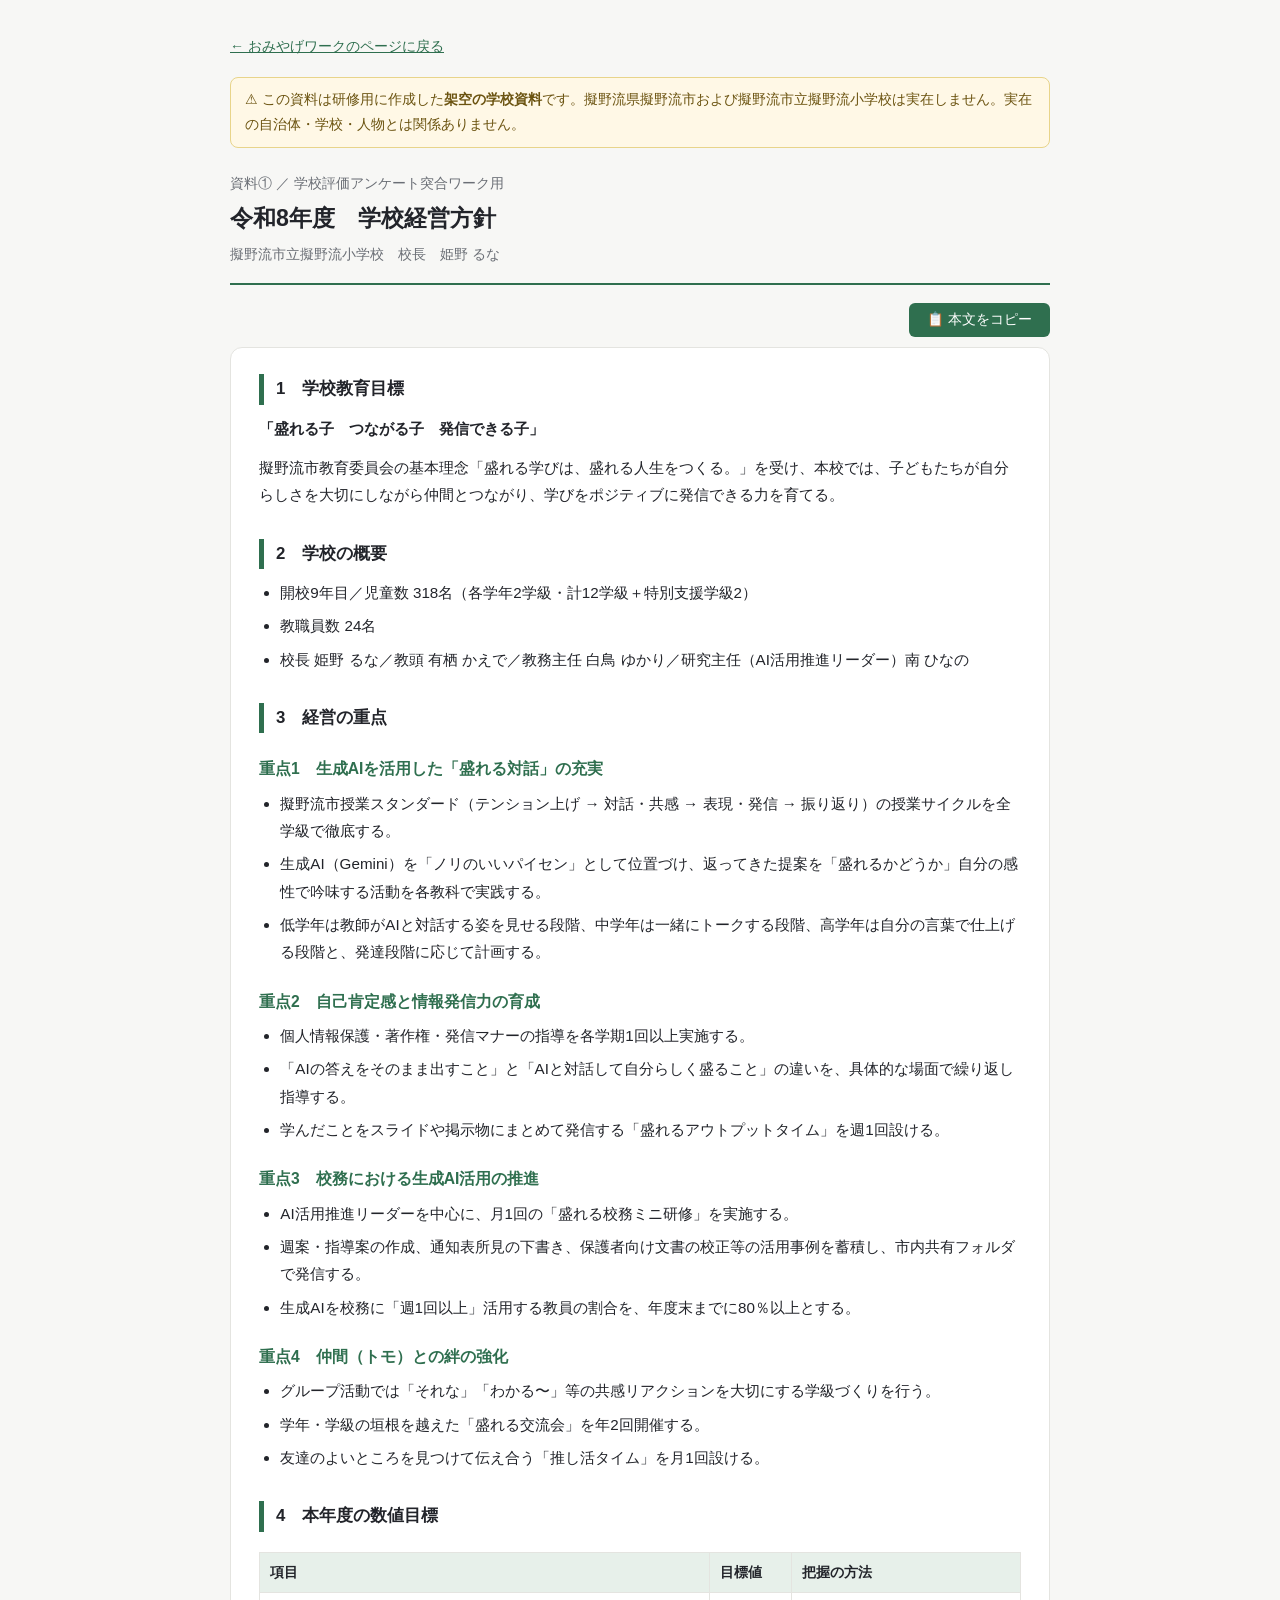
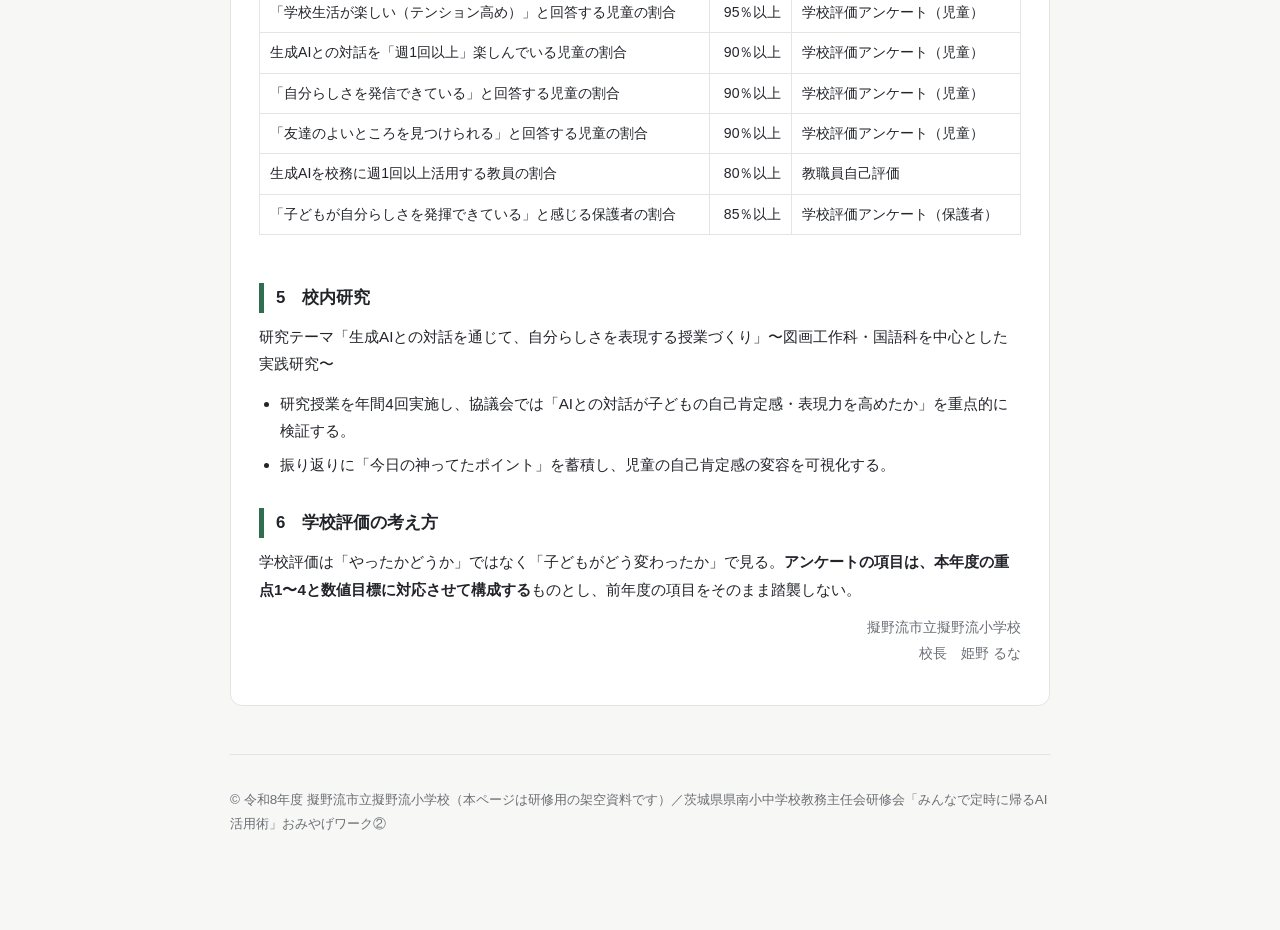
<file: shiryo/01_学校経営方針.html>
<!DOCTYPE html>
<html lang="ja">
<head>
<meta charset="UTF-8">
<meta name="viewport" content="width=device-width, initial-scale=1.0">
<title>資料①　令和8年度 学校経営方針｜擬野流市立擬野流小学校（研修用の架空資料）</title>
<link rel="stylesheet" href="shiryo.css">
</head>
<body>
<div class="wrap">

<a class="back" href="../">← おみやげワークのページに戻る</a>

<p class="fake">⚠ この資料は研修用に作成した<strong>架空の学校資料</strong>です。擬野流県擬野流市および擬野流市立擬野流小学校は実在しません。実在の自治体・学校・人物とは関係ありません。</p>

<header class="doc">
  <p class="kind">資料① ／ 学校評価アンケート突合ワーク用</p>
  <h1>令和8年度　学校経営方針</h1>
  <p class="sub">擬野流市立擬野流小学校　校長　姫野 るな</p>
</header>

<div class="toolbar">
  <button class="copy-btn">📋 本文をコピー</button>
</div>

<div class="docbody">

<h2>1　学校教育目標</h2>
<p><strong>「盛れる子　つながる子　発信できる子」</strong></p>
<p>擬野流市教育委員会の基本理念「盛れる学びは、盛れる人生をつくる。」を受け、本校では、子どもたちが自分らしさを大切にしながら仲間とつながり、学びをポジティブに発信できる力を育てる。</p>

<h2>2　学校の概要</h2>
<ul>
  <li>開校9年目／児童数 318名（各学年2学級・計12学級＋特別支援学級2）</li>
  <li>教職員数 24名</li>
  <li>校長 姫野 るな／教頭 有栖 かえで／教務主任 白鳥 ゆかり／研究主任（AI活用推進リーダー）南 ひなの</li>
</ul>

<h2>3　経営の重点</h2>

<h3>重点1　生成AIを活用した「盛れる対話」の充実</h3>
<ul>
  <li>擬野流市授業スタンダード（テンション上げ → 対話・共感 → 表現・発信 → 振り返り）の授業サイクルを全学級で徹底する。</li>
  <li>生成AI（Gemini）を「ノリのいいパイセン」として位置づけ、返ってきた提案を「盛れるかどうか」自分の感性で吟味する活動を各教科で実践する。</li>
  <li>低学年は教師がAIと対話する姿を見せる段階、中学年は一緒にトークする段階、高学年は自分の言葉で仕上げる段階と、発達段階に応じて計画する。</li>
</ul>

<h3>重点2　自己肯定感と情報発信力の育成</h3>
<ul>
  <li>個人情報保護・著作権・発信マナーの指導を各学期1回以上実施する。</li>
  <li>「AIの答えをそのまま出すこと」と「AIと対話して自分らしく盛ること」の違いを、具体的な場面で繰り返し指導する。</li>
  <li>学んだことをスライドや掲示物にまとめて発信する「盛れるアウトプットタイム」を週1回設ける。</li>
</ul>

<h3>重点3　校務における生成AI活用の推進</h3>
<ul>
  <li>AI活用推進リーダーを中心に、月1回の「盛れる校務ミニ研修」を実施する。</li>
  <li>週案・指導案の作成、通知表所見の下書き、保護者向け文書の校正等の活用事例を蓄積し、市内共有フォルダで発信する。</li>
  <li>生成AIを校務に「週1回以上」活用する教員の割合を、年度末までに80％以上とする。</li>
</ul>

<h3>重点4　仲間（トモ）との絆の強化</h3>
<ul>
  <li>グループ活動では「それな」「わかる〜」等の共感リアクションを大切にする学級づくりを行う。</li>
  <li>学年・学級の垣根を越えた「盛れる交流会」を年2回開催する。</li>
  <li>友達のよいところを見つけて伝え合う「推し活タイム」を月1回設ける。</li>
</ul>

<h2>4　本年度の数値目標</h2>
<div class="tablescroll">
<table>
  <tr><th>項目</th><th>目標値</th><th>把握の方法</th></tr>
  <tr><td>「学校生活が楽しい（テンション高め）」と回答する児童の割合</td><td class="num">95％以上</td><td>学校評価アンケート（児童）</td></tr>
  <tr><td>生成AIとの対話を「週1回以上」楽しんでいる児童の割合</td><td class="num">90％以上</td><td>学校評価アンケート（児童）</td></tr>
  <tr><td>「自分らしさを発信できている」と回答する児童の割合</td><td class="num">90％以上</td><td>学校評価アンケート（児童）</td></tr>
  <tr><td>「友達のよいところを見つけられる」と回答する児童の割合</td><td class="num">90％以上</td><td>学校評価アンケート（児童）</td></tr>
  <tr><td>生成AIを校務に週1回以上活用する教員の割合</td><td class="num">80％以上</td><td>教職員自己評価</td></tr>
  <tr><td>「子どもが自分らしさを発揮できている」と感じる保護者の割合</td><td class="num">85％以上</td><td>学校評価アンケート（保護者）</td></tr>
</table>
</div>

<h2>5　校内研究</h2>
<p>研究テーマ「生成AIとの対話を通じて、自分らしさを表現する授業づくり」〜図画工作科・国語科を中心とした実践研究〜</p>
<ul>
  <li>研究授業を年間4回実施し、協議会では「AIとの対話が子どもの自己肯定感・表現力を高めたか」を重点的に検証する。</li>
  <li>振り返りに「今日の神ってたポイント」を蓄積し、児童の自己肯定感の変容を可視化する。</li>
</ul>

<h2>6　学校評価の考え方</h2>
<p>学校評価は「やったかどうか」ではなく「子どもがどう変わったか」で見る。<strong>アンケートの項目は、本年度の重点1〜4と数値目標に対応させて構成する</strong>ものとし、前年度の項目をそのまま踏襲しない。</p>

<p class="sign">擬野流市立擬野流小学校<br>校長　姫野 るな</p>

</div>

<footer class="doc">
  <p>© 令和8年度 擬野流市立擬野流小学校（本ページは研修用の架空資料です）／茨城県県南小中学校教務主任会研修会「みんなで定時に帰るAI活用術」おみやげワーク②</p>
</footer>

</div>

<script>
  document.querySelectorAll('.copy-btn').forEach(btn => {
    btn.addEventListener('click', () => {
      const body = document.querySelector('.docbody');
      navigator.clipboard.writeText(body.innerText).then(() => {
        const original = btn.textContent;
        btn.textContent = 'コピーしました';
        btn.classList.add('done');
        setTimeout(() => { btn.textContent = original; btn.classList.remove('done'); }, 1600);
      });
    });
  });
</script>
</body>
</html>
</file>
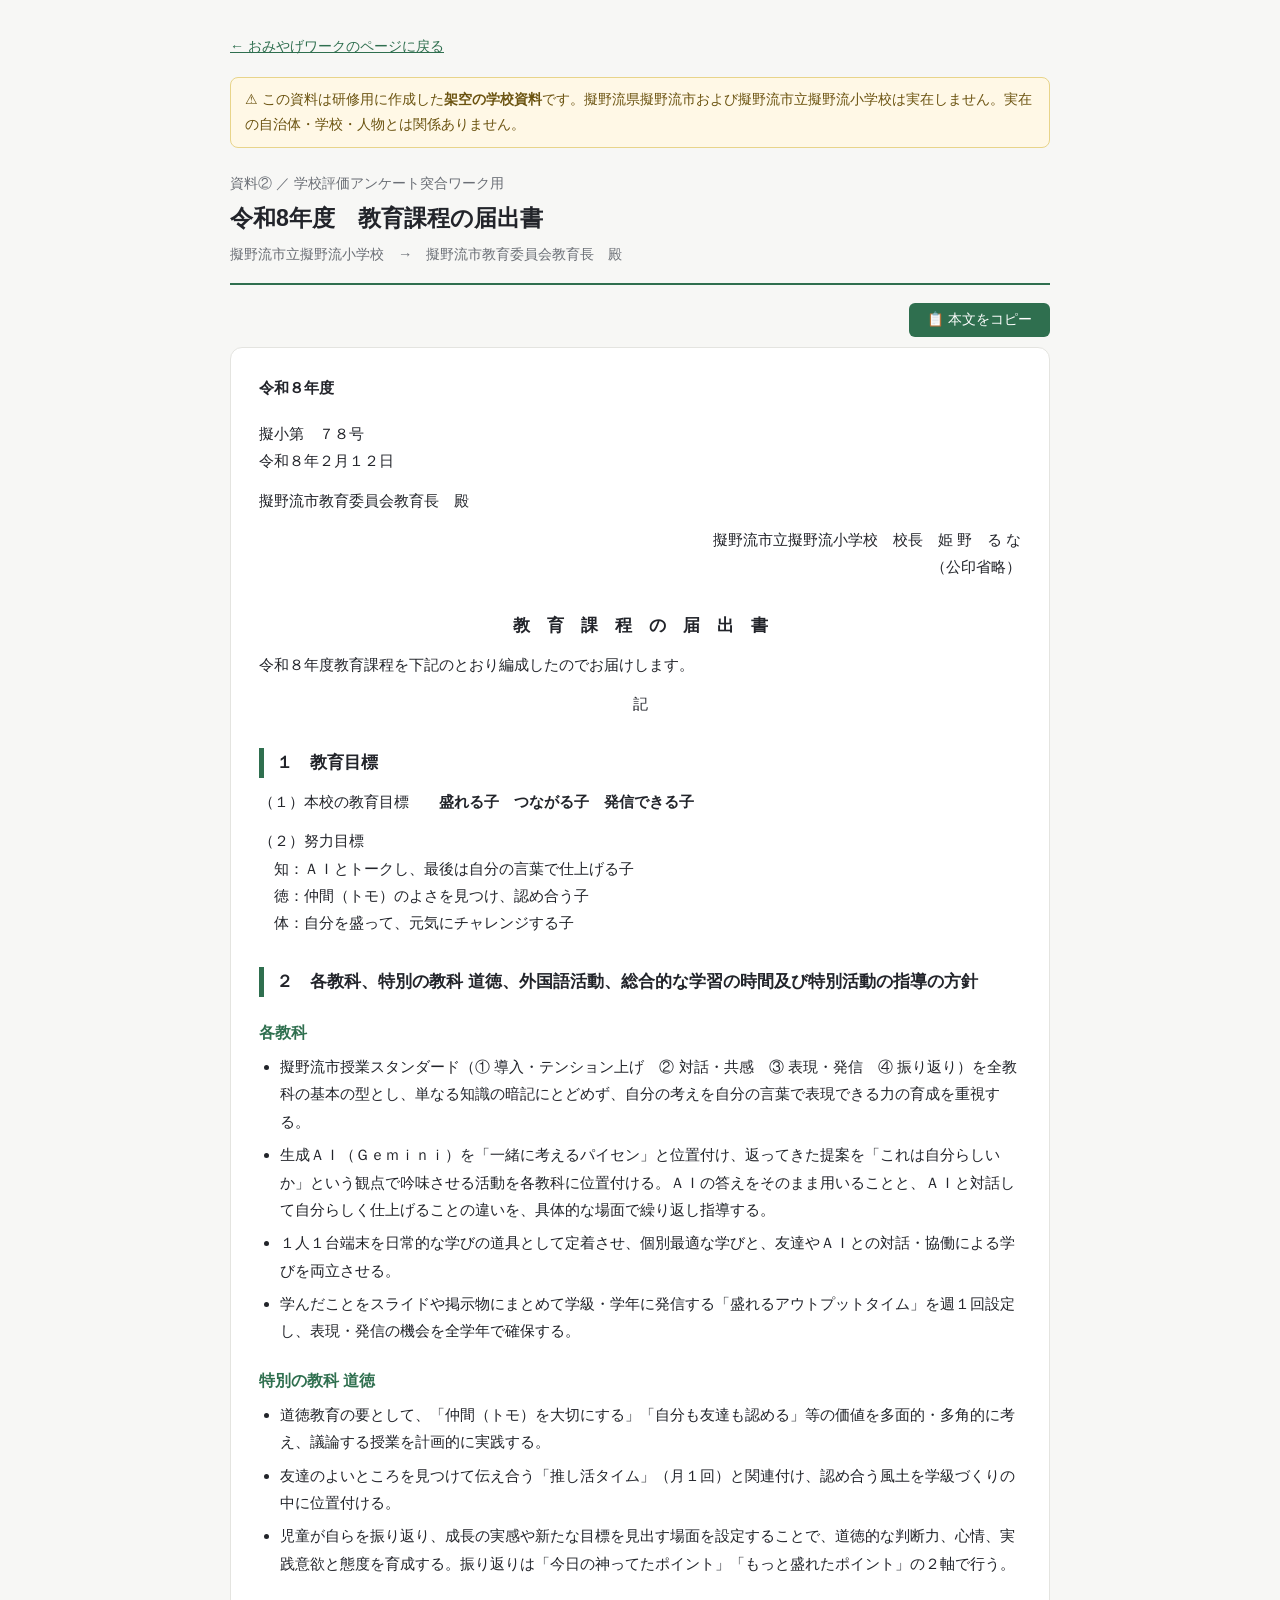
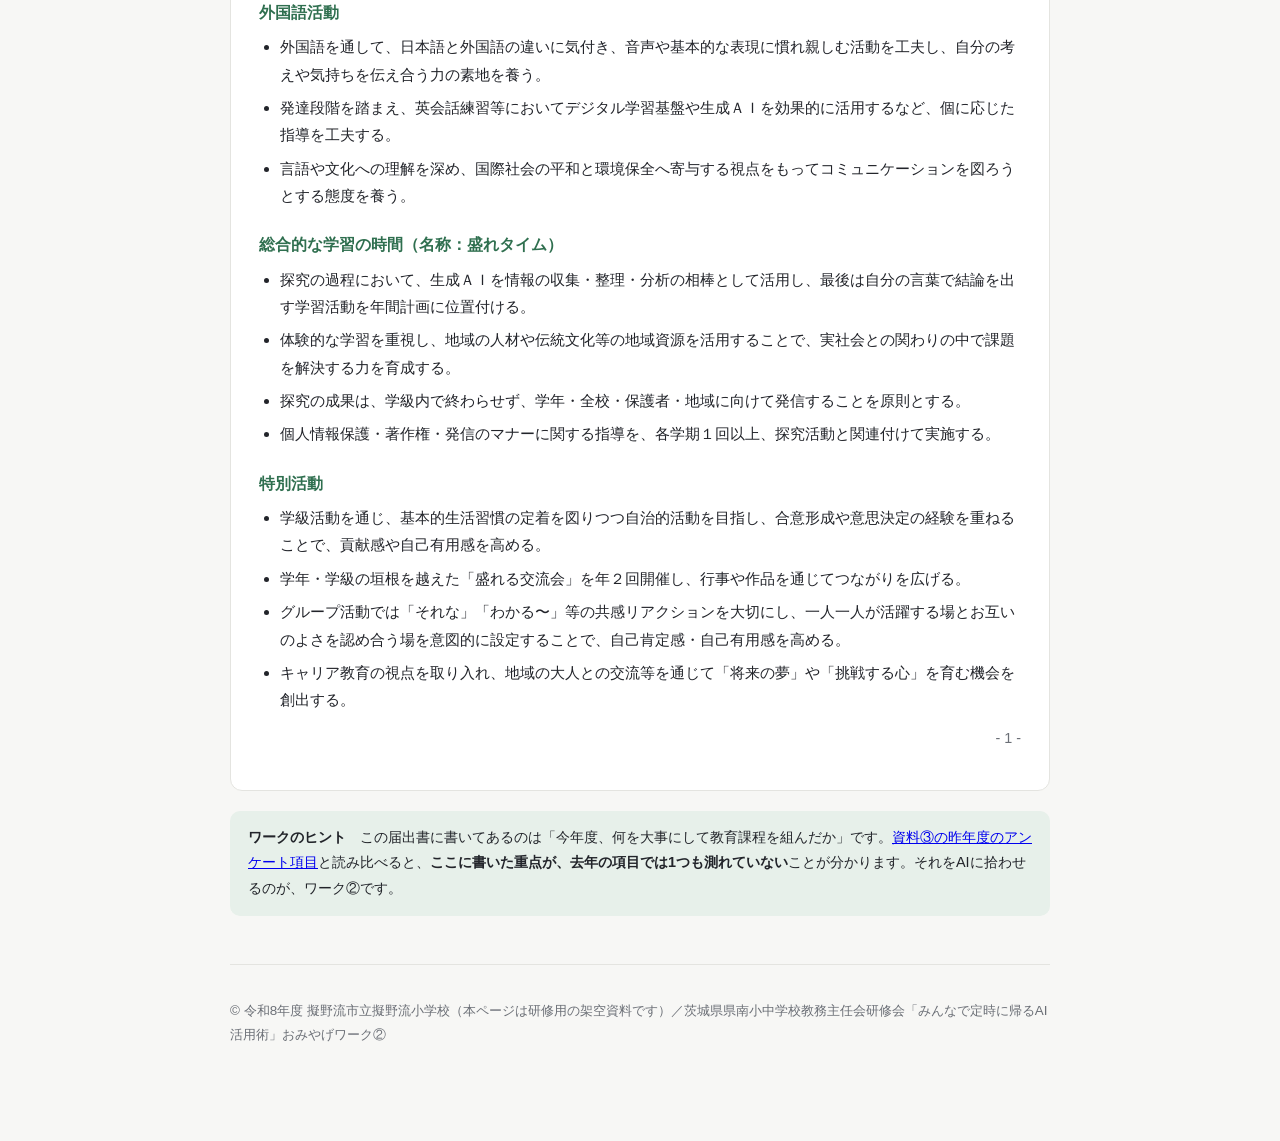
<file: shiryo/02_教育課程届出書.html>
<!DOCTYPE html>
<html lang="ja">
<head>
<meta charset="UTF-8">
<meta name="viewport" content="width=device-width, initial-scale=1.0">
<title>資料②　令和8年度 教育課程の届出書｜擬野流市立擬野流小学校（研修用の架空資料）</title>
<link rel="stylesheet" href="shiryo.css">
</head>
<body>
<div class="wrap">

<a class="back" href="../">← おみやげワークのページに戻る</a>

<p class="fake">⚠ この資料は研修用に作成した<strong>架空の学校資料</strong>です。擬野流県擬野流市および擬野流市立擬野流小学校は実在しません。実在の自治体・学校・人物とは関係ありません。</p>

<header class="doc">
  <p class="kind">資料② ／ 学校評価アンケート突合ワーク用</p>
  <h1>令和8年度　教育課程の届出書</h1>
  <p class="sub">擬野流市立擬野流小学校　→　擬野流市教育委員会教育長　殿</p>
</header>

<div class="toolbar">
  <button class="copy-btn">📋 本文をコピー</button>
</div>

<div class="docbody">

<p class="lead-doc">令和８年度</p>

<p>擬小第　７８号<br>
令和８年２月１２日</p>

<p>擬野流市教育委員会教育長　殿</p>

<p style="text-align:right">擬野流市立擬野流小学校　校長　姫 野　る な<br>
（公印省略）</p>

<h2 style="text-align:center;border:none;padding-left:0">教　育　課　程　の　届　出　書</h2>

<p>令和８年度教育課程を下記のとおり編成したのでお届けします。</p>

<p style="text-align:center">記</p>

<h2>１　教育目標</h2>

<p>（１）本校の教育目標　　<strong>盛れる子　つながる子　発信できる子</strong></p>

<p>（２）努力目標<br>
　知：ＡＩとトークし、最後は自分の言葉で仕上げる子<br>
　徳：仲間（トモ）のよさを見つけ、認め合う子<br>
　体：自分を盛って、元気にチャレンジする子</p>

<h2>２　各教科、特別の教科 道徳、外国語活動、総合的な学習の時間及び特別活動の指導の方針</h2>

<h3>各教科</h3>
<ul>
  <li>擬野流市授業スタンダード（① 導入・テンション上げ　② 対話・共感　③ 表現・発信　④ 振り返り）を全教科の基本の型とし、単なる知識の暗記にとどめず、自分の考えを自分の言葉で表現できる力の育成を重視する。</li>
  <li>生成ＡＩ（Ｇｅｍｉｎｉ）を「一緒に考えるパイセン」と位置付け、返ってきた提案を「これは自分らしいか」という観点で吟味させる活動を各教科に位置付ける。ＡＩの答えをそのまま用いることと、ＡＩと対話して自分らしく仕上げることの違いを、具体的な場面で繰り返し指導する。</li>
  <li>１人１台端末を日常的な学びの道具として定着させ、個別最適な学びと、友達やＡＩとの対話・協働による学びを両立させる。</li>
  <li>学んだことをスライドや掲示物にまとめて学級・学年に発信する「盛れるアウトプットタイム」を週１回設定し、表現・発信の機会を全学年で確保する。</li>
</ul>

<h3>特別の教科 道徳</h3>
<ul>
  <li>道徳教育の要として、「仲間（トモ）を大切にする」「自分も友達も認める」等の価値を多面的・多角的に考え、議論する授業を計画的に実践する。</li>
  <li>友達のよいところを見つけて伝え合う「推し活タイム」（月１回）と関連付け、認め合う風土を学級づくりの中に位置付ける。</li>
  <li>児童が自らを振り返り、成長の実感や新たな目標を見出す場面を設定することで、道徳的な判断力、心情、実践意欲と態度を育成する。振り返りは「今日の神ってたポイント」「もっと盛れたポイント」の２軸で行う。</li>
</ul>

<h3>外国語活動</h3>
<ul>
  <li>外国語を通して、日本語と外国語の違いに気付き、音声や基本的な表現に慣れ親しむ活動を工夫し、自分の考えや気持ちを伝え合う力の素地を養う。</li>
  <li>発達段階を踏まえ、英会話練習等においてデジタル学習基盤や生成ＡＩを効果的に活用するなど、個に応じた指導を工夫する。</li>
  <li>言語や文化への理解を深め、国際社会の平和と環境保全へ寄与する視点をもってコミュニケーションを図ろうとする態度を養う。</li>
</ul>

<h3>総合的な学習の時間（名称：盛れタイム）</h3>
<ul>
  <li>探究の過程において、生成ＡＩを情報の収集・整理・分析の相棒として活用し、最後は自分の言葉で結論を出す学習活動を年間計画に位置付ける。</li>
  <li>体験的な学習を重視し、地域の人材や伝統文化等の地域資源を活用することで、実社会との関わりの中で課題を解決する力を育成する。</li>
  <li>探究の成果は、学級内で終わらせず、学年・全校・保護者・地域に向けて発信することを原則とする。</li>
  <li>個人情報保護・著作権・発信のマナーに関する指導を、各学期１回以上、探究活動と関連付けて実施する。</li>
</ul>

<h3>特別活動</h3>
<ul>
  <li>学級活動を通じ、基本的生活習慣の定着を図りつつ自治的活動を目指し、合意形成や意思決定の経験を重ねることで、貢献感や自己有用感を高める。</li>
  <li>学年・学級の垣根を越えた「盛れる交流会」を年２回開催し、行事や作品を通じてつながりを広げる。</li>
  <li>グループ活動では「それな」「わかる〜」等の共感リアクションを大切にし、一人一人が活躍する場とお互いのよさを認め合う場を意図的に設定することで、自己肯定感・自己有用感を高める。</li>
  <li>キャリア教育の視点を取り入れ、地域の大人との交流等を通じて「将来の夢」や「挑戦する心」を育む機会を創出する。</li>
</ul>

<p class="sign">- 1 -</p>

</div>

<div class="note-after">
  <p><strong>ワークのヒント</strong>　この届出書に書いてあるのは「今年度、何を大事にして教育課程を組んだか」です。<a href="03_昨年度アンケート項目.html">資料③の昨年度のアンケート項目</a>と読み比べると、<strong>ここに書いた重点が、去年の項目では1つも測れていない</strong>ことが分かります。それをAIに拾わせるのが、ワーク②です。</p>
</div>

<footer class="doc">
  <p>© 令和8年度 擬野流市立擬野流小学校（本ページは研修用の架空資料です）／茨城県県南小中学校教務主任会研修会「みんなで定時に帰るAI活用術」おみやげワーク②</p>
</footer>

</div>

<script>
  document.querySelectorAll('.copy-btn').forEach(btn => {
    btn.addEventListener('click', () => {
      const body = document.querySelector('.docbody');
      navigator.clipboard.writeText(body.innerText).then(() => {
        const original = btn.textContent;
        btn.textContent = 'コピーしました';
        btn.classList.add('done');
        setTimeout(() => { btn.textContent = original; btn.classList.remove('done'); }, 1600);
      });
    });
  });
</script>
</body>
</html>
</file>
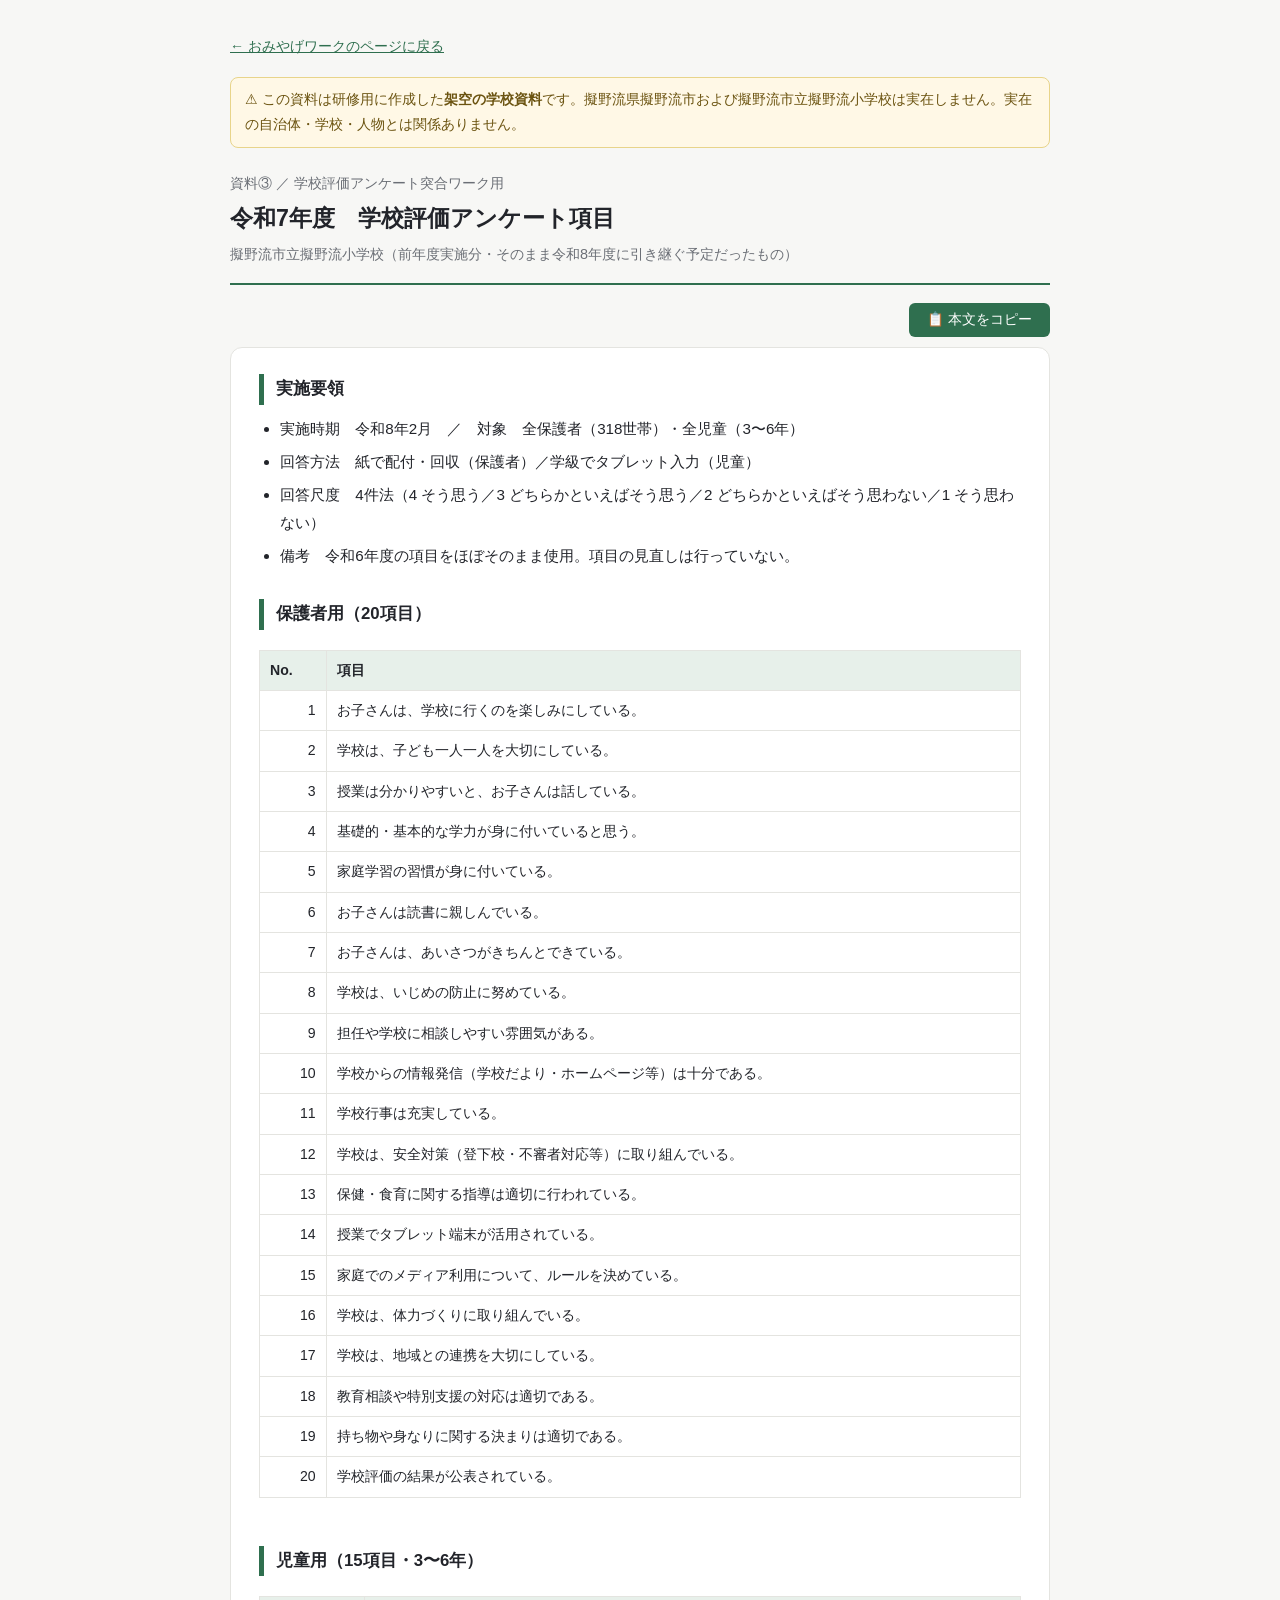
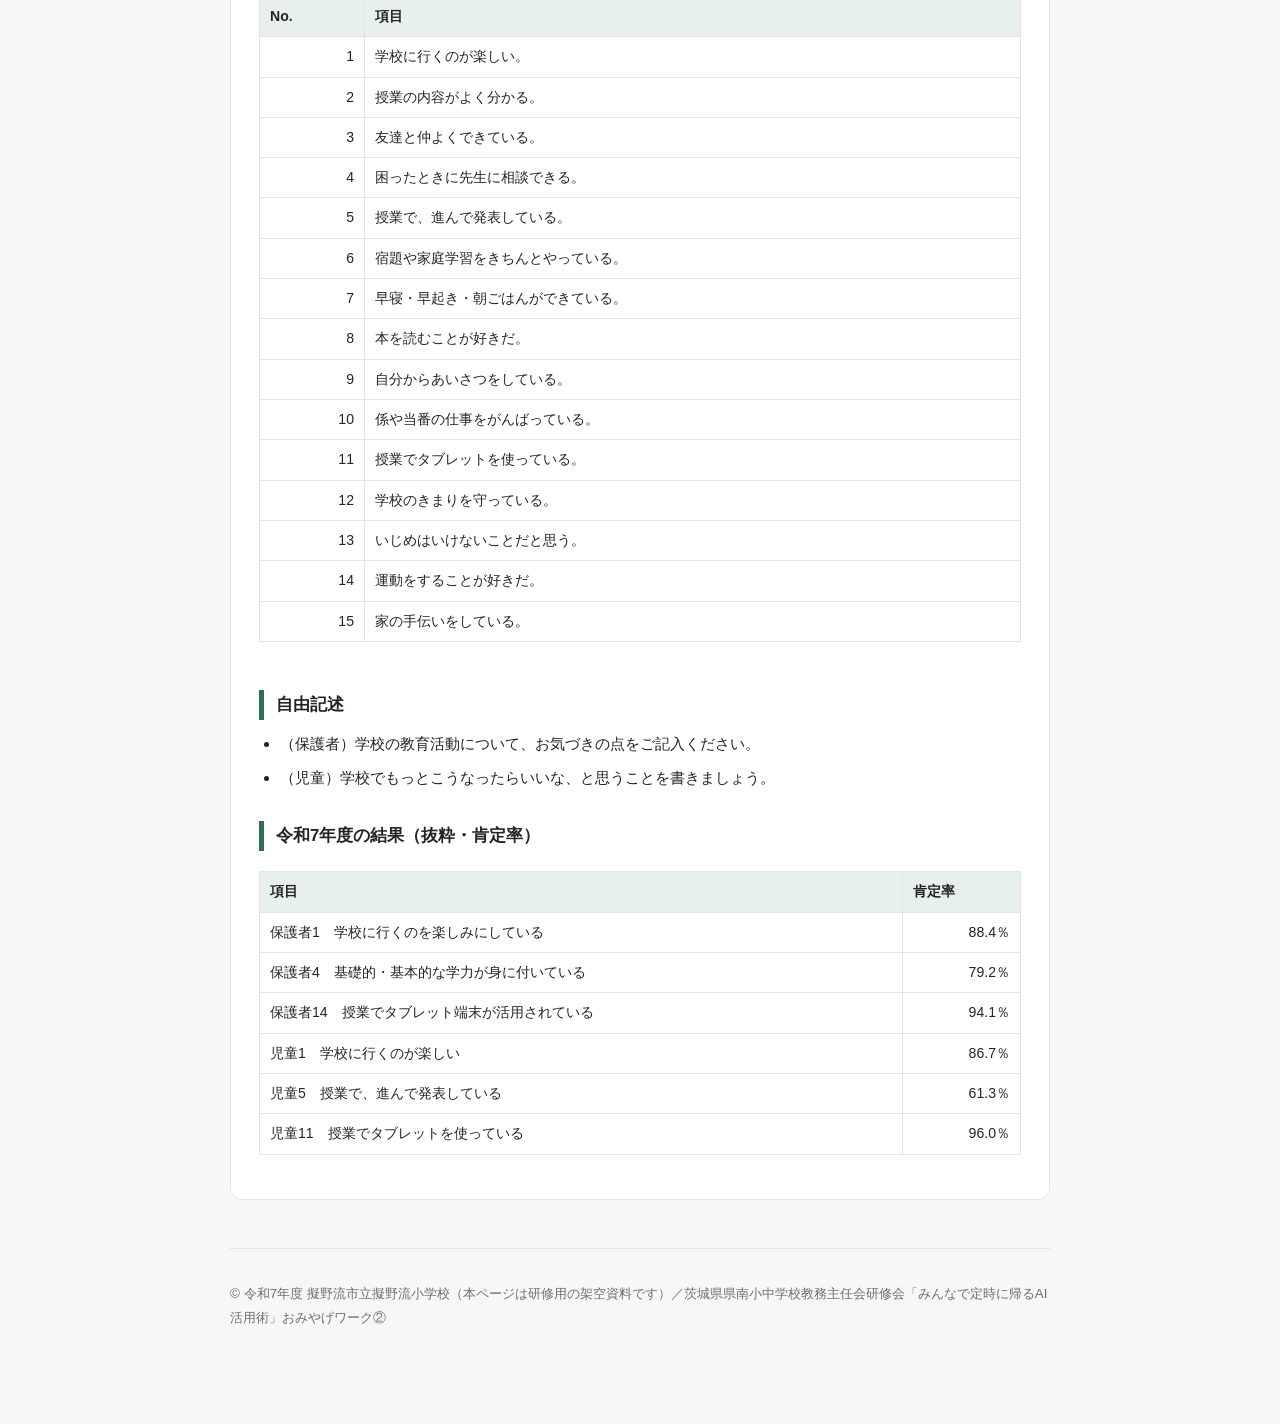
<file: shiryo/03_昨年度アンケート項目.html>
<!DOCTYPE html>
<html lang="ja">
<head>
<meta charset="UTF-8">
<meta name="viewport" content="width=device-width, initial-scale=1.0">
<title>資料③　令和7年度 学校評価アンケート項目｜擬野流市立擬野流小学校（研修用の架空資料）</title>
<link rel="stylesheet" href="shiryo.css">
</head>
<body>
<div class="wrap">

<a class="back" href="../">← おみやげワークのページに戻る</a>

<p class="fake">⚠ この資料は研修用に作成した<strong>架空の学校資料</strong>です。擬野流県擬野流市および擬野流市立擬野流小学校は実在しません。実在の自治体・学校・人物とは関係ありません。</p>

<header class="doc">
  <p class="kind">資料③ ／ 学校評価アンケート突合ワーク用</p>
  <h1>令和7年度　学校評価アンケート項目</h1>
  <p class="sub">擬野流市立擬野流小学校（前年度実施分・そのまま令和8年度に引き継ぐ予定だったもの）</p>
</header>

<div class="toolbar">
  <button class="copy-btn">📋 本文をコピー</button>
</div>

<div class="docbody">

<h2>実施要領</h2>
<ul>
  <li>実施時期　令和8年2月　／　対象　全保護者（318世帯）・全児童（3〜6年）</li>
  <li>回答方法　紙で配付・回収（保護者）／学級でタブレット入力（児童）</li>
  <li>回答尺度　4件法（4 そう思う／3 どちらかといえばそう思う／2 どちらかといえばそう思わない／1 そう思わない）</li>
  <li>備考　令和6年度の項目をほぼそのまま使用。項目の見直しは行っていない。</li>
</ul>

<h2>保護者用（20項目）</h2>
<div class="tablescroll">
<table>
  <tr><th>No.</th><th>項目</th></tr>
  <tr><td class="num">1</td><td>お子さんは、学校に行くのを楽しみにしている。</td></tr>
  <tr><td class="num">2</td><td>学校は、子ども一人一人を大切にしている。</td></tr>
  <tr><td class="num">3</td><td>授業は分かりやすいと、お子さんは話している。</td></tr>
  <tr><td class="num">4</td><td>基礎的・基本的な学力が身に付いていると思う。</td></tr>
  <tr><td class="num">5</td><td>家庭学習の習慣が身に付いている。</td></tr>
  <tr><td class="num">6</td><td>お子さんは読書に親しんでいる。</td></tr>
  <tr><td class="num">7</td><td>お子さんは、あいさつがきちんとできている。</td></tr>
  <tr><td class="num">8</td><td>学校は、いじめの防止に努めている。</td></tr>
  <tr><td class="num">9</td><td>担任や学校に相談しやすい雰囲気がある。</td></tr>
  <tr><td class="num">10</td><td>学校からの情報発信（学校だより・ホームページ等）は十分である。</td></tr>
  <tr><td class="num">11</td><td>学校行事は充実している。</td></tr>
  <tr><td class="num">12</td><td>学校は、安全対策（登下校・不審者対応等）に取り組んでいる。</td></tr>
  <tr><td class="num">13</td><td>保健・食育に関する指導は適切に行われている。</td></tr>
  <tr><td class="num">14</td><td>授業でタブレット端末が活用されている。</td></tr>
  <tr><td class="num">15</td><td>家庭でのメディア利用について、ルールを決めている。</td></tr>
  <tr><td class="num">16</td><td>学校は、体力づくりに取り組んでいる。</td></tr>
  <tr><td class="num">17</td><td>学校は、地域との連携を大切にしている。</td></tr>
  <tr><td class="num">18</td><td>教育相談や特別支援の対応は適切である。</td></tr>
  <tr><td class="num">19</td><td>持ち物や身なりに関する決まりは適切である。</td></tr>
  <tr><td class="num">20</td><td>学校評価の結果が公表されている。</td></tr>
</table>
</div>

<h2>児童用（15項目・3〜6年）</h2>
<div class="tablescroll">
<table>
  <tr><th>No.</th><th>項目</th></tr>
  <tr><td class="num">1</td><td>学校に行くのが楽しい。</td></tr>
  <tr><td class="num">2</td><td>授業の内容がよく分かる。</td></tr>
  <tr><td class="num">3</td><td>友達と仲よくできている。</td></tr>
  <tr><td class="num">4</td><td>困ったときに先生に相談できる。</td></tr>
  <tr><td class="num">5</td><td>授業で、進んで発表している。</td></tr>
  <tr><td class="num">6</td><td>宿題や家庭学習をきちんとやっている。</td></tr>
  <tr><td class="num">7</td><td>早寝・早起き・朝ごはんができている。</td></tr>
  <tr><td class="num">8</td><td>本を読むことが好きだ。</td></tr>
  <tr><td class="num">9</td><td>自分からあいさつをしている。</td></tr>
  <tr><td class="num">10</td><td>係や当番の仕事をがんばっている。</td></tr>
  <tr><td class="num">11</td><td>授業でタブレットを使っている。</td></tr>
  <tr><td class="num">12</td><td>学校のきまりを守っている。</td></tr>
  <tr><td class="num">13</td><td>いじめはいけないことだと思う。</td></tr>
  <tr><td class="num">14</td><td>運動をすることが好きだ。</td></tr>
  <tr><td class="num">15</td><td>家の手伝いをしている。</td></tr>
</table>
</div>

<h2>自由記述</h2>
<ul>
  <li>（保護者）学校の教育活動について、お気づきの点をご記入ください。</li>
  <li>（児童）学校でもっとこうなったらいいな、と思うことを書きましょう。</li>
</ul>

<h2>令和7年度の結果（抜粋・肯定率）</h2>
<div class="tablescroll">
<table>
  <tr><th>項目</th><th>肯定率</th></tr>
  <tr><td>保護者1　学校に行くのを楽しみにしている</td><td class="num">88.4％</td></tr>
  <tr><td>保護者4　基礎的・基本的な学力が身に付いている</td><td class="num">79.2％</td></tr>
  <tr><td>保護者14　授業でタブレット端末が活用されている</td><td class="num">94.1％</td></tr>
  <tr><td>児童1　学校に行くのが楽しい</td><td class="num">86.7％</td></tr>
  <tr><td>児童5　授業で、進んで発表している</td><td class="num">61.3％</td></tr>
  <tr><td>児童11　授業でタブレットを使っている</td><td class="num">96.0％</td></tr>
</table>
</div>

</div>

<footer class="doc">
  <p>© 令和7年度 擬野流市立擬野流小学校（本ページは研修用の架空資料です）／茨城県県南小中学校教務主任会研修会「みんなで定時に帰るAI活用術」おみやげワーク②</p>
</footer>

</div>

<script>
  document.querySelectorAll('.copy-btn').forEach(btn => {
    btn.addEventListener('click', () => {
      const body = document.querySelector('.docbody');
      navigator.clipboard.writeText(body.innerText).then(() => {
        const original = btn.textContent;
        btn.textContent = 'コピーしました';
        btn.classList.add('done');
        setTimeout(() => { btn.textContent = original; btn.classList.remove('done'); }, 1600);
      });
    });
  });
</script>
</body>
</html>
</file>
<file: shiryo/shiryo.css>
:root {
  --bg: #f7f7f5;
  --panel: #ffffff;
  --ink: #22242a;
  --muted: #6b6f76;
  --line: #e4e4e0;
  --accent: #2f6f4f;
  --accent-soft: #e7f0ea;
  --warn-bg: #fff8e6;
  --warn-line: #e8d48a;
  --warn-ink: #6b5310;
}
@media (prefers-color-scheme: dark) {
  :root {
    --bg: #16181d;
    --panel: #1e2127;
    --ink: #e7e8ea;
    --muted: #9aa0a8;
    --line: #313640;
    --accent: #6bbf94;
    --accent-soft: #22302a;
    --warn-bg: #2a2617;
    --warn-line: #5c5024;
    --warn-ink: #e0cf90;
  }
}
* { box-sizing: border-box; }
body {
  margin: 0;
  background: var(--bg);
  color: var(--ink);
  font-family: -apple-system, BlinkMacSystemFont, "Hiragino Sans", "Noto Sans JP", "Yu Gothic", sans-serif;
  line-height: 1.8;
  -webkit-font-smoothing: antialiased;
}
.wrap { max-width: 860px; margin: 0 auto; padding: 32px 20px 80px; }
.fake {
  background: var(--warn-bg);
  border: 1px solid var(--warn-line);
  color: var(--warn-ink);
  border-radius: 8px;
  padding: 10px 14px;
  font-size: .85rem;
  margin: 0 0 24px;
}
.back { display: inline-block; margin-bottom: 18px; color: var(--accent); font-size: .88rem; }
header.doc {
  border-bottom: 2px solid var(--accent);
  padding-bottom: 16px;
  margin-bottom: 8px;
}
header.doc .kind { color: var(--muted); font-size: .85rem; margin: 0 0 4px; }
header.doc h1 { font-size: 1.45rem; margin: 0 0 6px; line-height: 1.5; }
header.doc .sub { color: var(--muted); font-size: .9rem; margin: 0; }
.toolbar {
  display: flex; justify-content: flex-end; align-items: center;
  gap: 10px; margin: 18px 0 10px;
}
.copy-btn {
  background: var(--accent);
  color: #fff;
  border: none;
  border-radius: 6px;
  padding: 8px 18px;
  font-size: .85rem;
  cursor: pointer;
  transition: filter .15s, transform .1s;
}
.copy-btn:hover { filter: brightness(1.08); }
.copy-btn:active { transform: scale(.97); }
.copy-btn.done { background: #3a8a63; }
.docbody {
  background: var(--panel);
  border: 1px solid var(--line);
  border-radius: 12px;
  padding: 26px 28px;
  font-size: .95rem;
}
.docbody h2 {
  font-size: 1.05rem;
  border-left: 5px solid var(--accent);
  padding-left: 12px;
  margin: 30px 0 10px;
}
.docbody h2:first-child { margin-top: 0; }
.docbody h3 { font-size: .98rem; margin: 22px 0 6px; color: var(--accent); }
.docbody p { margin: 0 0 12px; }
.docbody ul, .docbody ol { padding-left: 1.4em; margin: 0 0 12px; }
.docbody li { margin: 6px 0; }
.docbody table {
  width: 100%;
  border-collapse: collapse;
  margin: 10px 0 18px;
  font-size: .88rem;
}
.docbody th, .docbody td {
  border: 1px solid var(--line);
  padding: 7px 10px;
  text-align: left;
  vertical-align: top;
}
.docbody th { background: var(--accent-soft); white-space: nowrap; }
.docbody td.num { text-align: right; white-space: nowrap; }
.tablescroll { overflow-x: auto; }
.sign { text-align: right; margin-top: 26px; color: var(--muted); font-size: .9rem; }
footer.doc {
  margin-top: 48px;
  padding-top: 20px;
  border-top: 1px solid var(--line);
  color: var(--muted);
  font-size: .84rem;
}
@media (max-width: 600px) {
  .wrap { padding: 20px 14px 60px; }
  .docbody { padding: 18px 16px; }
  header.doc h1 { font-size: 1.2rem; }
}
.docbody .lead-doc { font-weight: 700; margin-bottom: 18px; }
.note-after {
  background: var(--accent-soft);
  border-radius: 10px;
  padding: 14px 18px;
  margin-top: 20px;
  font-size: .9rem;
}
.note-after p { margin: 0; }
</file>
